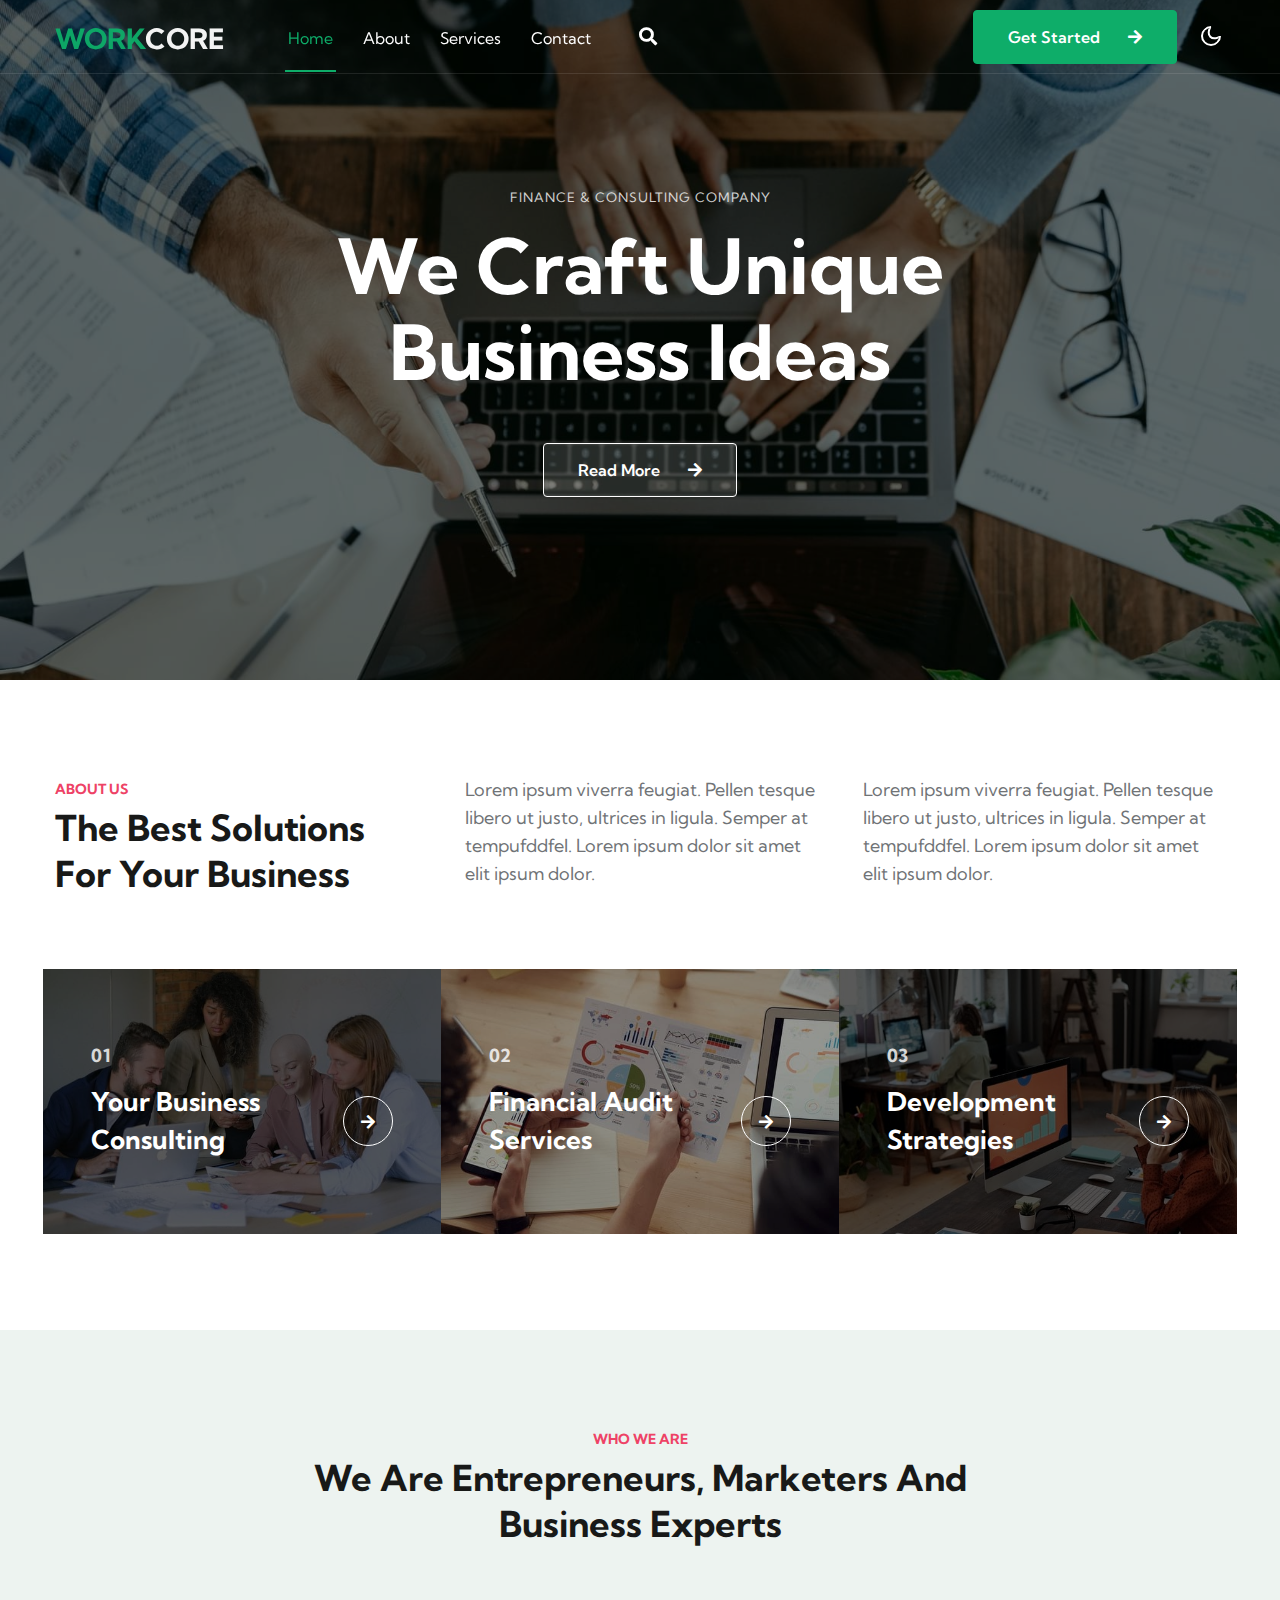
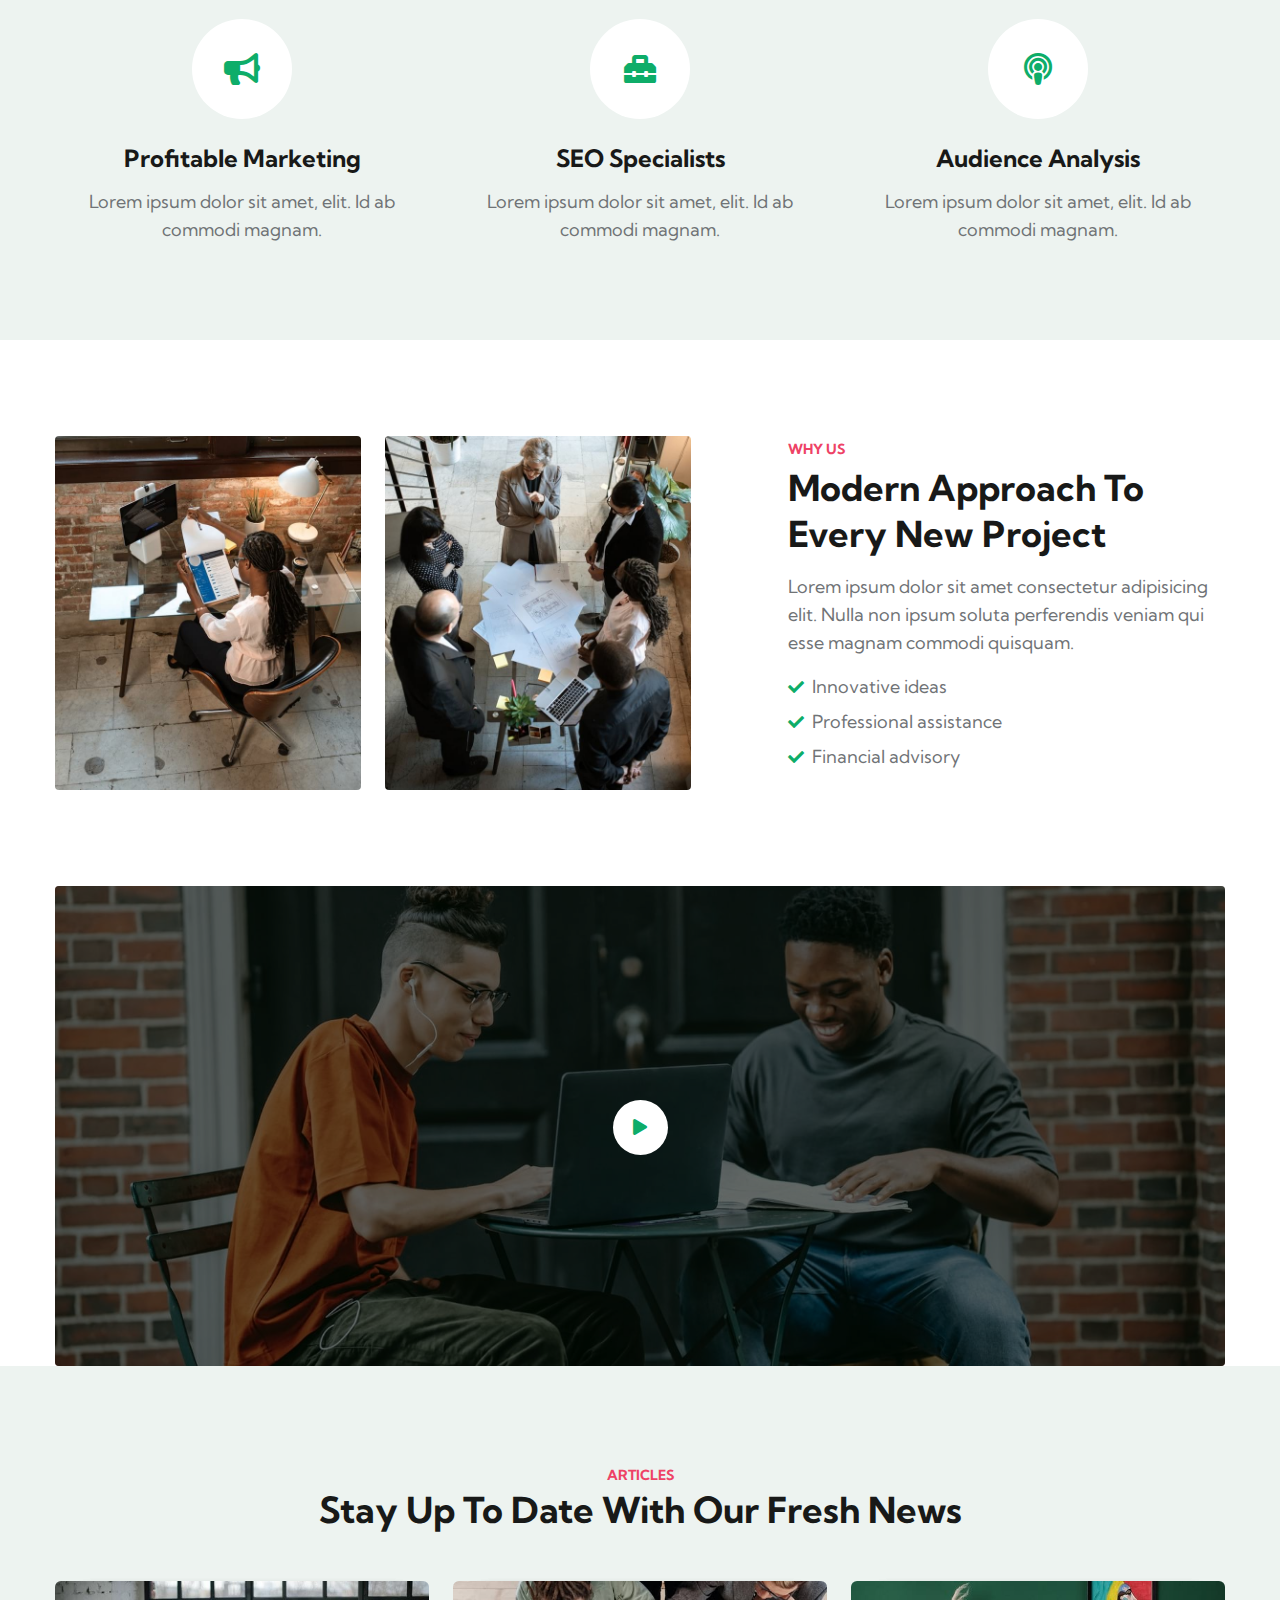
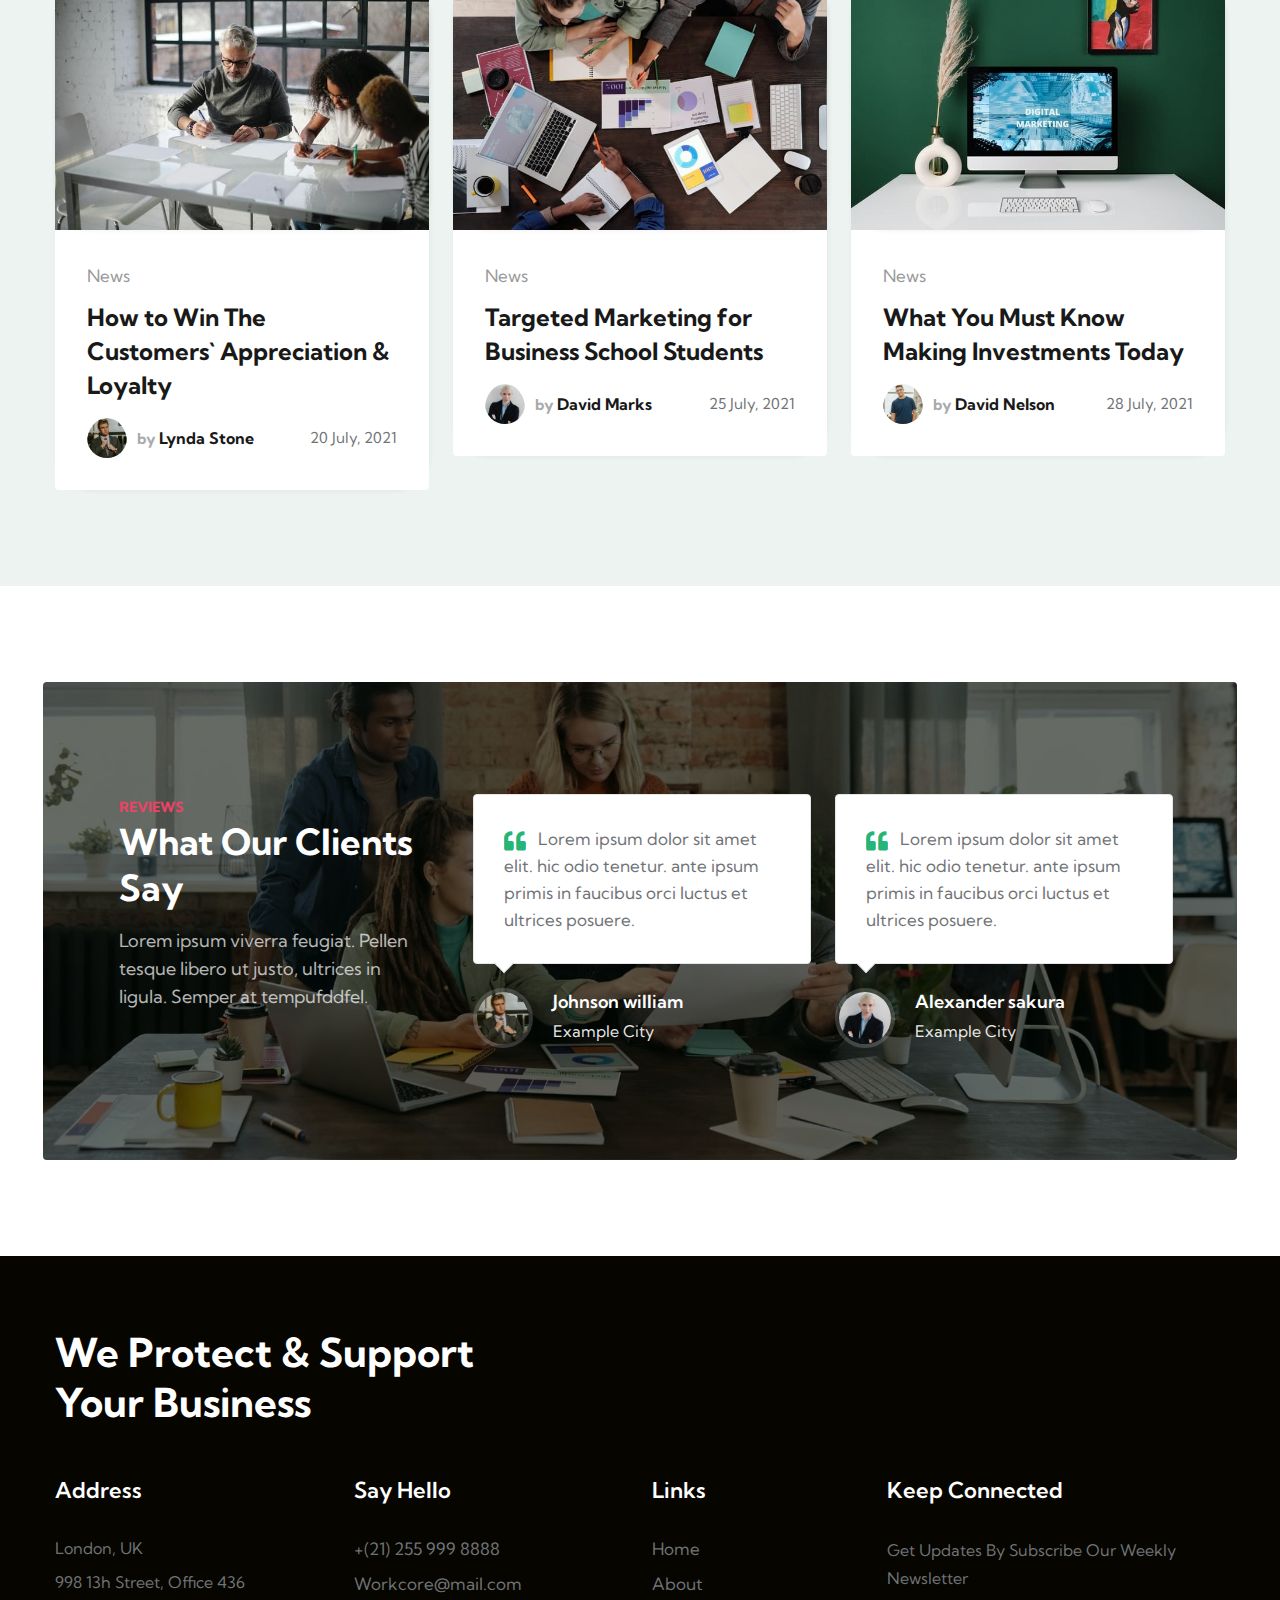
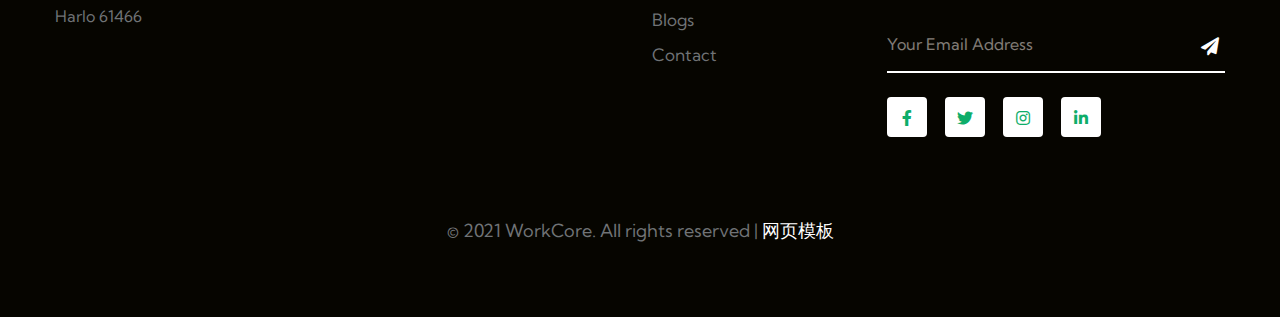
<file: index.html>
<!doctype html>
<html lang="en">

<head>
    <!-- Required meta tags -->
    <meta charset="utf-8">
    <meta name="viewport" content="width=device-width, initial-scale=1, shrink-to-fit=no">
    <title>WorkCore - Business Category Bootstrap Responsive Template | Home</title>
    <!-- google fonts -->
    <link href="//fonts.googleapis.com/css2?family=Kumbh+Sans:wght@300;400;700&display=swap" rel="stylesheet">
    <!-- Template CSS -->
    <link rel="stylesheet" href="assets/css/style-starter.css">
</head>

<body>
    <!--/Header-->
    <header id="site-header" class="fixed-top">
        <div class="container">
            <nav class="navbar navbar-expand-lg navbar-light stroke py-lg-0">
                <h1><a class="navbar-brand pe-xl-5 pe-lg-4" href="index.html">
                        <span class="w3yellow">Work</span>Core
                    </a></h1>
                <button class="navbar-toggler collapsed" type="button" data-bs-toggle="collapse" data-bs-target="#navbarScroll" aria-controls="navbarScroll" aria-expanded="false" aria-label="Toggle navigation">
                    <span class="navbar-toggler-icon fa icon-expand fa-bars"></span>
                    <span class="navbar-toggler-icon fa icon-close fa-times"></span>
                </button>
                <div class="collapse navbar-collapse" id="navbarScroll">
                    <ul class="navbar-nav me-lg-auto my-2 my-lg-0 navbar-nav-scroll">
                        <li class="nav-item">
                            <a class="nav-link active" aria-current="page" href="index.html">Home</a>
                        </li>
                        <li class="nav-item">
                            <a class="nav-link" href="about.html">About</a>
                        </li>
                        <li class="nav-item">
                            <a class="nav-link" href="services.html">Services</a>
                        </li>
                        
                        <li class="nav-item">
                            <a class="nav-link" href="contact.html">Contact</a>
                        </li>
                        <li class="nav-item search-right">
                            <a href="#search" class="btn search-btn" title="search"><span class="fas fa-search me-2" aria-hidden="true"></span></a>
                            <!-- search popup -->
                            <div id="search" class="pop-overlay">
                                <div class="popup">
                                    <h3 class="title-w3l two mb-4 text-left">Search Here</h3>
                                    <form action="#" method="GET" class="search-box d-flex position-relative">
                                        <input type="search" placeholder="Enter Keyword here" name="search" required="required" autofocus="">
                                        <button type="submit" class="btn"><span class="fas fa-search" aria-hidden="true"></span></button>
                                    </form>
                                </div>
                                <a class="close" href="#close">×</a>
                            </div>
                            <!-- /search popup -->
                        </li>
                    </ul>
                    <!--/search-right-->
                    <ul class="header-search me-lg-4">
                        <li class="get-btn">
                            <a href="contact.html" class="btn btn-style btn-primary" title="search">Get Started <i class="fas fa-arrow-right ms-lg-4 ms-2"></i></a>
                        </li>

                    </ul>
                    <!--//search-right-->
                </div>
                <!-- toggle switch for light and dark theme -->
                <div class="mobile-position">
                    <nav class="navigation">
                        <div class="theme-switch-wrapper">
                            <label class="theme-switch" for="checkbox">
                                <input type="checkbox" id="checkbox">
                                <div class="mode-container">
                                    <i class="gg-sun"></i>
                                    <i class="gg-moon"></i>
                                </div>
                            </label>
                        </div>
                    </nav>
                </div>
                <!-- //toggle switch for light and dark theme -->
            </nav>
        </div>
    </header>
    <!--//Header-->
    <!--/Banner-Start-->
    <!--/main-slider -->
    <section class="w3l-main-slider banner-slider position-relative" id="home">
        <div class="owl-one owl-carousel owl-theme">
            <div class="item">
                <div class="slider-info banner-view banner-top1">
                    <div class="container">
                        <div class="banner-info header-hero-19">
                            <h5>Finance & Consulting Company</h5>
                            <h3 class="title-hero-19">We Craft Unique Business Ideas</h3>
                            <a href="about.html" class="btn btn-style btn-banner mt-sm-5 mt-4">Read More <i class="fas fa-arrow-right ms-lg-4 ms-2"></i></a>
                        </div>
                    </div>
                </div>
            </div>
           
        </div>
    </section>
    <!-- //main-slider -->
    <!--/bottom-3-grids-->
    <div class="w3l-3-grids py-5" id="grids-3">
        <div class="container py-md-5 py-2">
            <!--/row-1-->
            <div class="row mb-5 pb-lg-4">
                <div class="col-lg-4 pe-lg-4">
                    <div class="title-content text-left">
                        <h6 class="title-subw3hny mb-1">About Us</h6>
                        <h3 class="title-w3l">The best solutions for your business </h3>
                    </div>
                </div>
                <div class="col-lg-4 mt-lg-0 mt-md-5 mt-4 ps-lg-4">
                    <p class="">Lorem ipsum viverra feugiat. Pellen tesque libero ut justo,
                        ultrices in ligula. Semper at tempufddfel. Lorem ipsum dolor sit amet
                        elit ipsum dolor.</p>
                </div>
                <div class="col-lg-4 mt-lg-0 mt-md-5 mt-4 ps-lg-4">
                    <p class="">Lorem ipsum viverra feugiat. Pellen tesque libero ut justo,
                        ultrices in ligula. Semper at tempufddfel. Lorem ipsum dolor sit amet
                        elit ipsum dolor.</p>
                </div>
            </div>
            <!--//row-1-->
            <div class="row pt-md-0 pt-5">
                <div class="col-lg-4 col-md-6 mt-md-0 mt-sm-4 px-lg-0">
                    <div class="grids3-info position-relative">
                        <a href="#" class="d-block zoom"><img src="assets/images/g1.jpg" alt="" class="img-fluid news-image"></a>
                        <div class="w3-grids3-info">
                            <h6><a href="#category" class="category d-block">01</a></h6>
                            <h4 class="gdnhy-1"><a href="#">Your Business Consulting</a>
                                <a class="w3item-link" href="#">
                                    <i class="fas fa-arrow-right ms-lg-4"></i>
                                </a>
                            </h4>
                        </div>
                    </div>
                </div>
                <div class="col-lg-4 col-md-6 mt-md-0 mt-4 px-lg-0 grids3-info2">
                    <div class="grids3-info second position-relative">
                        <a href="#" class="d-block zoom"><img src="assets/images/g2.jpg" alt="" class="img-fluid news-image"></a>
                        <div class="w3-grids3-info second">
                            <h6><a href="#category" class="category d-block">02</a></h6>
                            <h4 class="gdnhy-1"><a href="#">Financial Audit Services</a>
                                <a class="w3item-link" href="#">
                                    <i class="fas fa-arrow-right ms-lg-4"></i>
                                </a>
                            </h4>

                        </div>
                    </div>
                </div>
                <div class="col-lg-4 col-md-6 mt-lg-0 mt-4 px-lg-0">
                    <div class="grids3-info position-relative">
                        <a href="#" class="d-block zoom"><img src="assets/images/g6.jpg" alt="" class="img-fluid news-image"></a>
                        <div class="w3-grids3-info">
                            <h6><a href="#category" class="category d-block">03</a></h6>

                            <h4 class="gdnhy-1"><a href="#">Development Strategies</a>
                                <a class="w3item-link" href="#">
                                    <i class="fas fa-arrow-right ms-lg-4"></i>
                                </a>
                            </h4>
                        </div>
                    </div>
                </div>
            </div>
        </div>
    </div>
    <!--//bottom-3-grids-->
    <!--/features-section -->
    <section class="w3l-features py-5" id="work">
        <div class="container py-lg-5 py-md-4 py-2">
            <div class="title-content text-center mb-md-5 mb-4">
                <h6 class="title-subw3hny mb-1">Who We Are</h6>
                <h3 class="title-w3l mb-5">We are entrepreneurs, marketers
                    and business experts</h3>
            </div>
            <div class="main-cont-wthree-2 align-items-center text-center pt-lg-4">
                <div class="row align-items-center">
                    <div class="col-lg-4 col-md-6">
                        <div class="grids-1 box-wrap">
                            <div class="icon">
                                <i class="fas fa-bullhorn"></i>
                            </div>
                            <h4><a href="#service" class="title-head mb-3">Profitable Marketing</a></h4>
                            <p class="text-para">Lorem ipsum dolor sit amet, elit. Id ab commodi magnam. </p>
                        </div>
                    </div>
                    <div class="col-lg-4 col-md-6 mt-md-0 mt-5">
                        <div class="grids-1 box-wrap">
                            <div class="icon">
                                <i class="fas fa-toolbox"></i>
                            </div>
                            <h4><a href="#service" class="title-head mb-3">SEO Specialists</a></h4>
                            <p class="text-para">Lorem ipsum dolor sit amet, elit. Id ab commodi magnam. </p>
                        </div>
                    </div>
                    <div class="col-lg-4 col-md-6 mt-lg-0 mt-5">
                        <div class="grids-1 box-wrap">
                            <div class="icon">
                                <i class="fas fa-podcast"></i>
                            </div>
                            <h4><a href="#service" class="title-head mb-3">Audience Analysis</a></h4>
                            <p class="text-para">Lorem ipsum dolor sit amet, elit. Id ab commodi magnam. </p>
                        </div>
                    </div>
                </div>
            </div>
        </div>
    </section>
    <!--//features section -->
    <!--/w3l-midslider-->
    <section class="w3l-midslider py-5" id="midslider">
        <!-- /grids -->
        <div class="container py-md-5">
            <div class="row">
                <div class="col-lg-7 stats_info-images pe-lg-5">
                    <div class="stats_info-images-right row">
                        <div class="col-6 mid-slider-content">
                            <img src="assets/images/ab1.jpg" class="img-fluid radius-image" alt="">
                        </div>
                        <div class="col-6 mid-slider-content">
                            <img src="assets/images/ab2.jpg" class="img-fluid radius-image" alt="">
                        </div>
                    </div>
                </div>
                <div class="col-lg-5 title-content text-left ps-lg-5 mt-lg-0 mt-5">
                    <h6 class="title-subw3hny mb-1">Why Us</h6>
                    <h3 class="title-w3l mb-3">
                        Modern Approach to Every New Project</h3>
                    <p class="mb-3">Lorem ipsum dolor sit amet consectetur adipisicing elit. Nulla non ipsum soluta
                        perferendis
                        veniam qui esse magnam commodi quisquam.</p>
                    <ul class="icon-list-items mt-3">
                        <li class="icon-list-item">
                            <i aria-hidden="true" class="fas fa-check"></i>
                            Innovative ideas
                        </li>
                        <li class="icon-list-item mt-2">
                            <i aria-hidden="true" class="fas fa-check"></i>
                            Professional assistance
                        </li>
                        <li class="icon-list-item mt-2">
                            <i aria-hidden="true" class="fas fa-check"></i>
                            Financial advisory
                        </li>
                    </ul>
                </div>
                <!--/grids -->
            </div>
            <!--/grids -->
        </div>
    </section>
    <!--//w3l-midslider-->
    <!--/home-page-video-popup-->
    <section class="w3l-video-sec" id="video">
        <div class="container">
            <div class="w3l-index5 py-5" id="video">
                <div class="history-info align-self text-center py-5 my-lg-5">
                    <div class="position-relative py-5 my-lg-5">
                        <a href="#video" class="popup-with-zoom-anim play-view text-center position-absolute">
                            <span class="video-play-icon">
                                <span class="fa fa-play"></span>
                            </span>
                        </a>
                        <!-- dialog itself, mfp-hide class is required to make dialog hidden --
                        <div id="small-dialog1" class="zoom-anim-dialog mfp-hide">
                            <iframe src="https://player.vimeo.com/video/124801644" frameborder="0" allow="autoplay; fullscreen" allowfullscreen></iframe>
                        </div>
						 <!-- dialog itself, mfp-hide class is required to make dialog hidden -->
                    </div>
                </div>
            </div>
        </div>
    </section>
    <!-- //home-page-video-popup-->
    <!--/w3l-blog-->
    <section class="w3l-blog">
        <div class="bloghome py-5" id="Newsblog">
            <div class="container py-lg-5 py-md-4 py-2">
                <div class="w3title-header text-center">
                    <h6 class="title-subw3hny">Articles</h6>
                    <h3 class="title-w3l mb-5">Stay up to date with
                        our fresh news</h3>
                </div>
                <div class="row w3l-blogpost-content">
                    <div class="col-lg-4 col-md-6 item mt-md-0 mt-5">
                        <div class="card">
                            <div class="card-header p-0 position-relative">
                                <a href="#blog-single" class="zoom d-block">
                                    <img class="card-img-bottom d-block" src="assets/images/g3.jpg" alt="blog-img">
                                </a>
                            </div>
                            <div class="card-body blog-details">
                                <div class="price-review d-flex justify-content-between mb-1 align-items-center">
                                    <p>News</p>
                                </div>
                                <a href="#blog-single" class="blog-desc">
                                    How to Win The Customers` Appreciation & Loyalty</a>
                            </div>
                            <div class="card-footer">
                                <div class="author align-items-center">
                                    <a href="#author" class="post-author">
                                        <img src="assets/images/team1.jpg" alt="" class="img-fluid rounded-circle">
                                    </a>
                                    <ul class="blog-meta">
                                        <li>
                                            <span class="meta-value">by</span><a href="#author"> Lynda Stone</a>
                                        </li>
                                    </ul>
                                    <div class="date">
                                        <p>20 July, 2021</p>
                                    </div>
                                </div>
                            </div>
                        </div>
                    </div>
                    <div class="col-lg-4 col-md-6 item mt-md-0 mt-5">
                        <div class="card">
                            <div class="card-header p-0 position-relative">
                                <a href="#blog-single" class="zoom d-block">
                                    <img class="card-img-bottom d-block" src="assets/images/g5.jpg" alt="blog-img">
                                </a>
                            </div>
                            <div class="card-body blog-details">
                                <div class="price-review d-flex justify-content-between mb-1 align-items-center">
                                    <p>News</p>
                                </div>
                                <a href="#blog-single" class="blog-desc">
                                    Targeted Marketing for Business School Students</a>
                            </div>
                            <div class="card-footer">
                                <div class="author align-items-center">
                                    <a href="#author" class="post-author">
                                        <img src="assets/images/team2.jpg" alt="" class="img-fluid rounded-circle">
                                    </a>
                                    <ul class="blog-meta">
                                        <li>
                                            <span class="meta-value">by</span><a href="#author"> David Marks</a>
                                        </li>
                                    </ul>
                                    <div class="date">
                                        <p>25 July, 2021</p>
                                    </div>
                                </div>
                            </div>
                        </div>
                    </div>
                    <div class="col-lg-4 col-md-6 item mt-lg-0 mt-5">
                        <div class="card">
                            <div class="card-header p-0 position-relative">
                                <a href="#blog-single" class="zoom d-block">
                                    <img class="card-img-bottom d-block" src="assets/images/g4.jpg" alt="Card image cap">
                                </a>
                            </div>
                            <div class="card-body blog-details">
                                <div class="price-review d-flex justify-content-between mb-1 align-items-center">
                                    <p>News</p>
                                </div>
                                <a href="#blog-single" class="blog-desc">
                                    What You Must Know Making Investments Today</a>
                            </div>
                            <div class="card-footer">
                                <div class="author align-items-center">
                                    <a href="#author" class="post-author">
                                        <img src="assets/images/team3.jpg" alt="" class="img-fluid rounded-circle">
                                    </a>
                                    <ul class="blog-meta">
                                        <li>
                                            <span class="meta-value">by</span><a href="#author"> David Nelson</a>
                                        </li>
                                    </ul>
                                    <div class="date">
                                        <p>28 July, 2021</p>
                                    </div>
                                </div>
                            </div>
                        </div>
                    </div>
                </div>
            </div>
        </div>
    </section>
    <!--//w3l-blog-->
    <!-- testimonials section -->
    <section class="w3l-clients w3l-test py-5" id="testimonials">
        <div class="container py-lg-5 py-md-4 pt-2 pb-5">
            <div class="row w3test-grids p-5">
                <div class="col-lg-4 testimonials-con-left-info py-sm-5 pt-0 py-3">
                    <div class="title-content text-left p-xl-3">
                        <h6 class="title-subw3hny">Reviews</h6>
                        <h3 class="title-w3l two">What Our Clients Say</h3>
                        <p class="test-p mt-3">Lorem ipsum viverra feugiat. Pellen tesque libero ut justo,
                            ultrices in ligula. Semper at tempufddfel.
                        </p>
                    </div>
                </div>
                <div class="col-lg-8 testimonials-con-right mt-lg-0 mt-3 p-xl-3 pb-4">
                    <div id="owl-demo2" class="owl-carousel owl-theme py-sm-5 pt-0 py-3 row">
                        <div class="col-md-6 item">
                            <div class="testimonial-content">
                                <div class="testimonial">

                                    <p><i class="fas fa-quote-left me-2"></i> Lorem ipsum dolor sit amet elit. hic odio tenetur. ante ipsum primis in
                                        faucibus orci luctus et ultrices posuere.</p>
                                </div>
                                <div class="bottom-info mt-4">
                                    <a class="comment-img" href="#url"><img src="assets/images/team1.jpg" class="img-fluid radius-image" alt="placeholder image"></a>
                                    <div class="people-info align-self">
                                        <h3>Johnson william</h3>
                                        <p class="identity">Example City</p>
                                    </div>
                                </div>
                            </div>
                        </div>
                          <div class="col-md-6 item">
                            <div class="testimonial-content">
                                <div class="testimonial">
                                    <p><i class="fas fa-quote-left me-2"></i> Lorem ipsum dolor sit amet elit. hic odio tenetur. ante ipsum primis in
                                        faucibus orci luctus et ultrices posuere.</p>
                                </div>
                                <div class="bottom-info mt-4">
                                    <a class="comment-img" href="#url"><img src="assets/images/team2.jpg" class="img-fluid radius-image" alt="placeholder image"></a>
                                    <div class="people-info align-self">
                                        <h3>Alexander sakura</h3>
                                        <p class="identity">Example City</p>
                                    </div>
                                </div>
                            </div>
                        </div>
                    </div>
                </div>
            </div>
        </div>
    </section>
    <!-- //testimonials section -->
    <!--/w3l-footer-29-main-->
    <footer class="w3l-footer-29-main">
        <div class="footer-29 py-5">
            <div class="container py-lg-4">
                <h2>We protect & support<br>
                    your business</h2>
                <div class="row footer-top-29 mt-md-5 mt-4">
                    <div class="col-lg-3 col-md-6 footer-list-29 footer-1">
                        <h6 class="footer-title-29">Address</h6>
                        <div class="footer-listw3-grids">
                            <ul class="footer-listw3">
                                <li>London, UK</li>
                                <li>998 13h Street, Office 436</li>
                                <li>Harlo 61466</li>
                            </ul>

                        </div>

                    </div>
                    <div class="col-lg-3 col-md-6 footer-list-29 footer-3 mt-lg-0 mt-5 pe-lg-5">
                        <h6 class="footer-title-29">Say hello</h6>
                        <div class="footer-listw3-grids">
                            <ul class="footer-listw3">
                                <li><a href="tel:+(21) 255 999 8888">+(21) 255 999 8888</a></li>
                                <li><a href="mailto:Workcore@mail.com" class="mail">Workcore@mail.com</a></li>

                            </ul>

                        </div>
                    </div>
                    <div class="col-lg-2 col-md-6 footer-list-29 footer-3 mt-lg-0 mt-5 pe-lg-5">
                        <h6 class="footer-title-29">Links</h6>
                        <div class="footer-listw3-grids">
                            <ul class="footer-listw3">
                                <li><a href="index.html">Home</a></li>
                                <li><a href="about.html">About</a></li>
                                <li><a href="#">Blogs</a></li>
                                <li><a href="contact.html">Contact</a></li>
                            </ul>
                        </div>
                    </div>
                    <div class="col-lg-4 col-md-6 footer-list-29 footer-4 mt-lg-0 mt-5 ps-lg-5">
                        <h6 class="footer-title-29">Keep Connected</h6>
                        <p>Get Updates By Subscribe Our Weekly Newsletter</p>

                        <form action="#" class="subscribe" method="post">
                            <input type="email" name="email" placeholder="Your Email Address" required="">
                            <button><span class="fas fa-paper-plane"></span></button>
                        </form>
                        <div class="main-social-footer-29 mt-4">
                            <a href="#facebook" class="facebook"><span class="fab fa-facebook-f"></span></a>
                            <a href="#twitter" class="twitter"><span class="fab fa-twitter"></span></a>
                            <a href="#instagram" class="instagram"><span class="fab fa-instagram"></span></a>

                            <a href="#linkd" class="linkd"><span class="fab fa-linkedin-in"></span></a>
                        </div>
                    </div>
                </div>
                <div class="bottom-copies text-center">
                    <p class="copy-footer-29">© 2021 WorkCore. All rights reserved | <a target="_blank" href="http://www.mobanwang.com" title="网页模板">网页模板</a></p>
                </div>
            </div>
        </div>

        <!-- move top -->
        <button onclick="topFunction()" id="movetop" title="Go to top">
            <span class="fa fa-angle-up"></span>
        </button>
        <script>
            // When the user scrolls down 20px from the top of the document, show the button
            window.onscroll = function() {
                scrollFunction()
            };

            function scrollFunction() {
                if (document.body.scrollTop > 20 || document.documentElement.scrollTop > 20) {
                    document.getElementById("movetop").style.display = "block";
                } else {
                    document.getElementById("movetop").style.display = "none";
                }
            }

            // When the user clicks on the button, scroll to the top of the document
            function topFunction() {
                document.body.scrollTop = 0;
                document.documentElement.scrollTop = 0;
            }

        </script>
        <!-- //move top -->
    </footer>
    <!-- Template JavaScript -->
    <script src="assets/js/jquery-3.3.1.min.js"></script>
    <script src="assets/js/theme-change.js"></script>
   
    <!-- MENU-JS -->
    <script>
        $(window).on("scroll", function() {
            var scroll = $(window).scrollTop();

            if (scroll >= 80) {
                $("#site-header").addClass("nav-fixed");
            } else {
                $("#site-header").removeClass("nav-fixed");
            }
        });

        //Main navigation Active Class Add Remove
        $(".navbar-toggler").on("click", function() {
            $("header").toggleClass("active");
        });
        $(document).on("ready", function() {
            if ($(window).width() > 991) {
                $("header").removeClass("active");
            }
            $(window).on("resize", function() {
                if ($(window).width() > 991) {
                    $("header").removeClass("active");
                }
            });
        });

    </script>
    <!-- //MENU-JS -->

    <!-- disable body scroll which navbar is in active -->
    <script>
        $(function() {
            $('.navbar-toggler').click(function() {
                $('body').toggleClass('noscroll');
            })
        });

    </script>
    <!-- //disable body scroll which navbar is in active -->

    <!-- //bootstrap -->
    <script src="assets/js/bootstrap.min.js"></script>

</body>

</html>
</file>
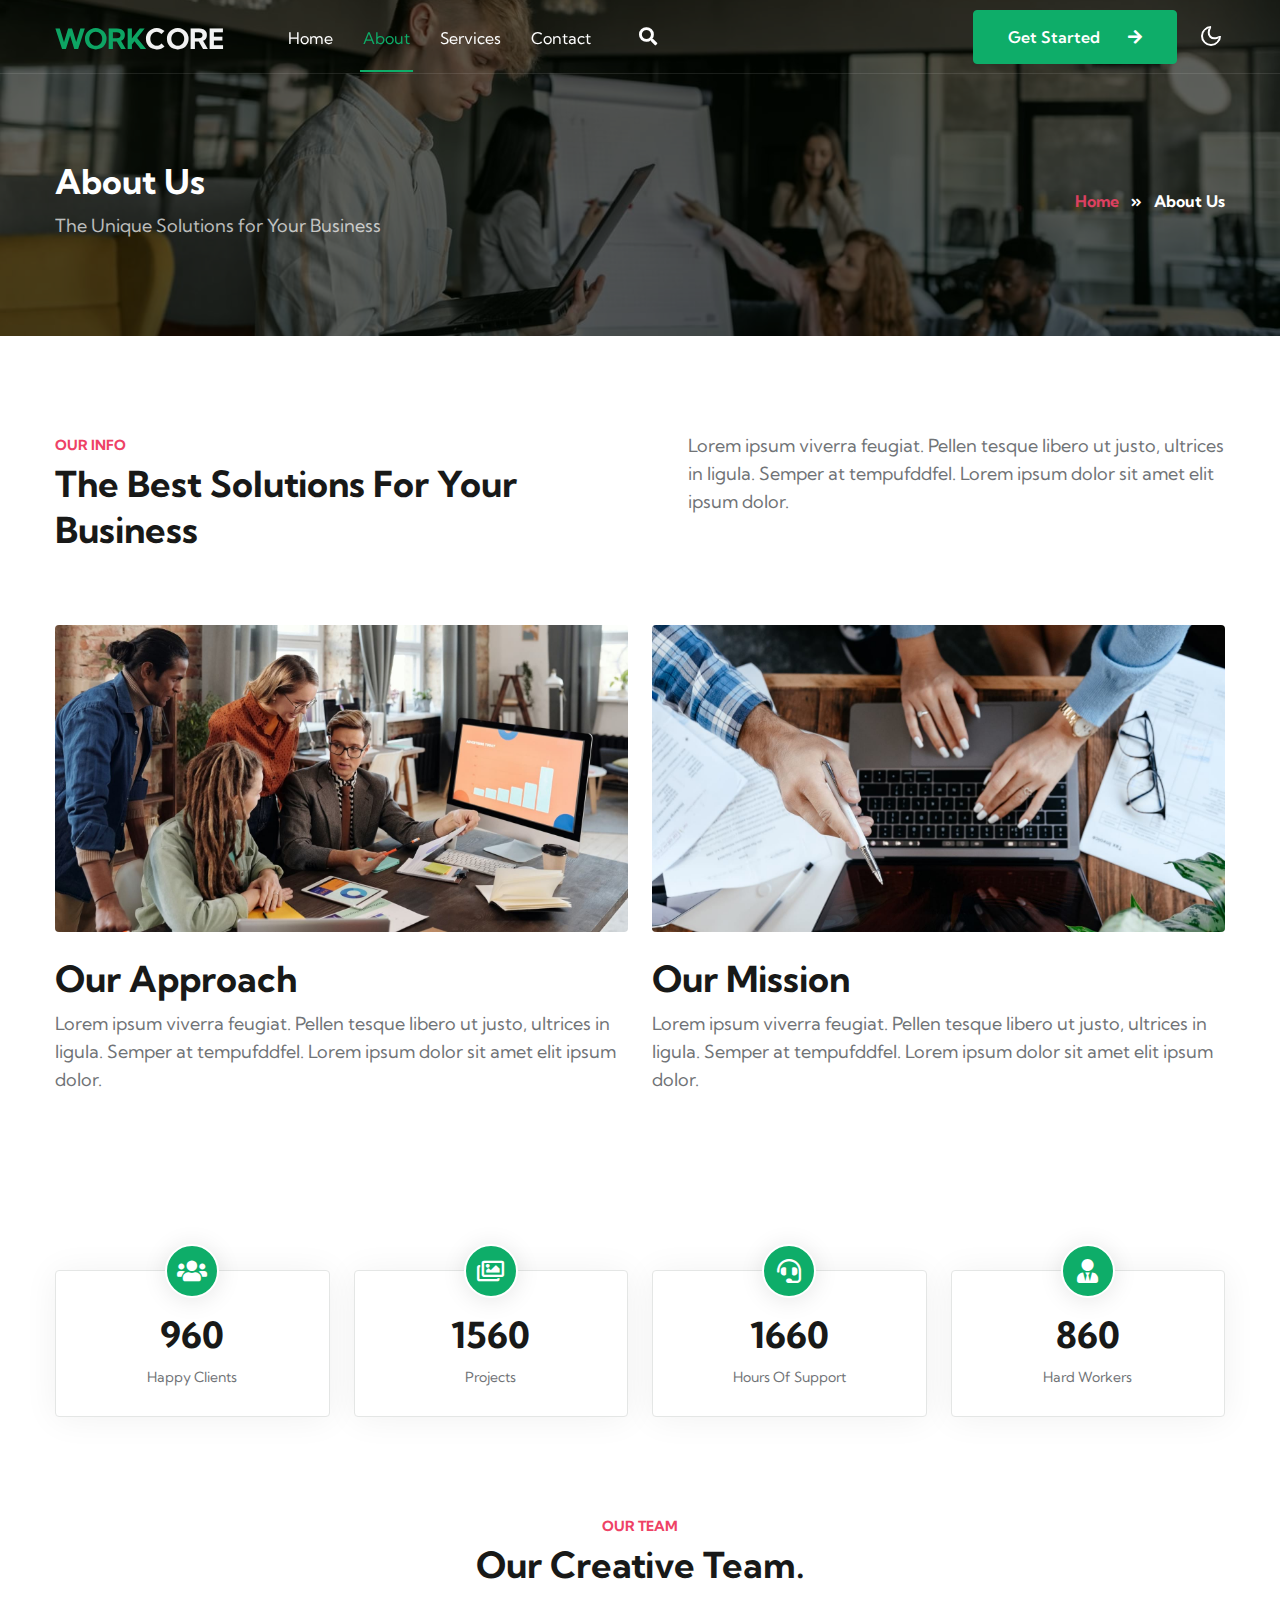
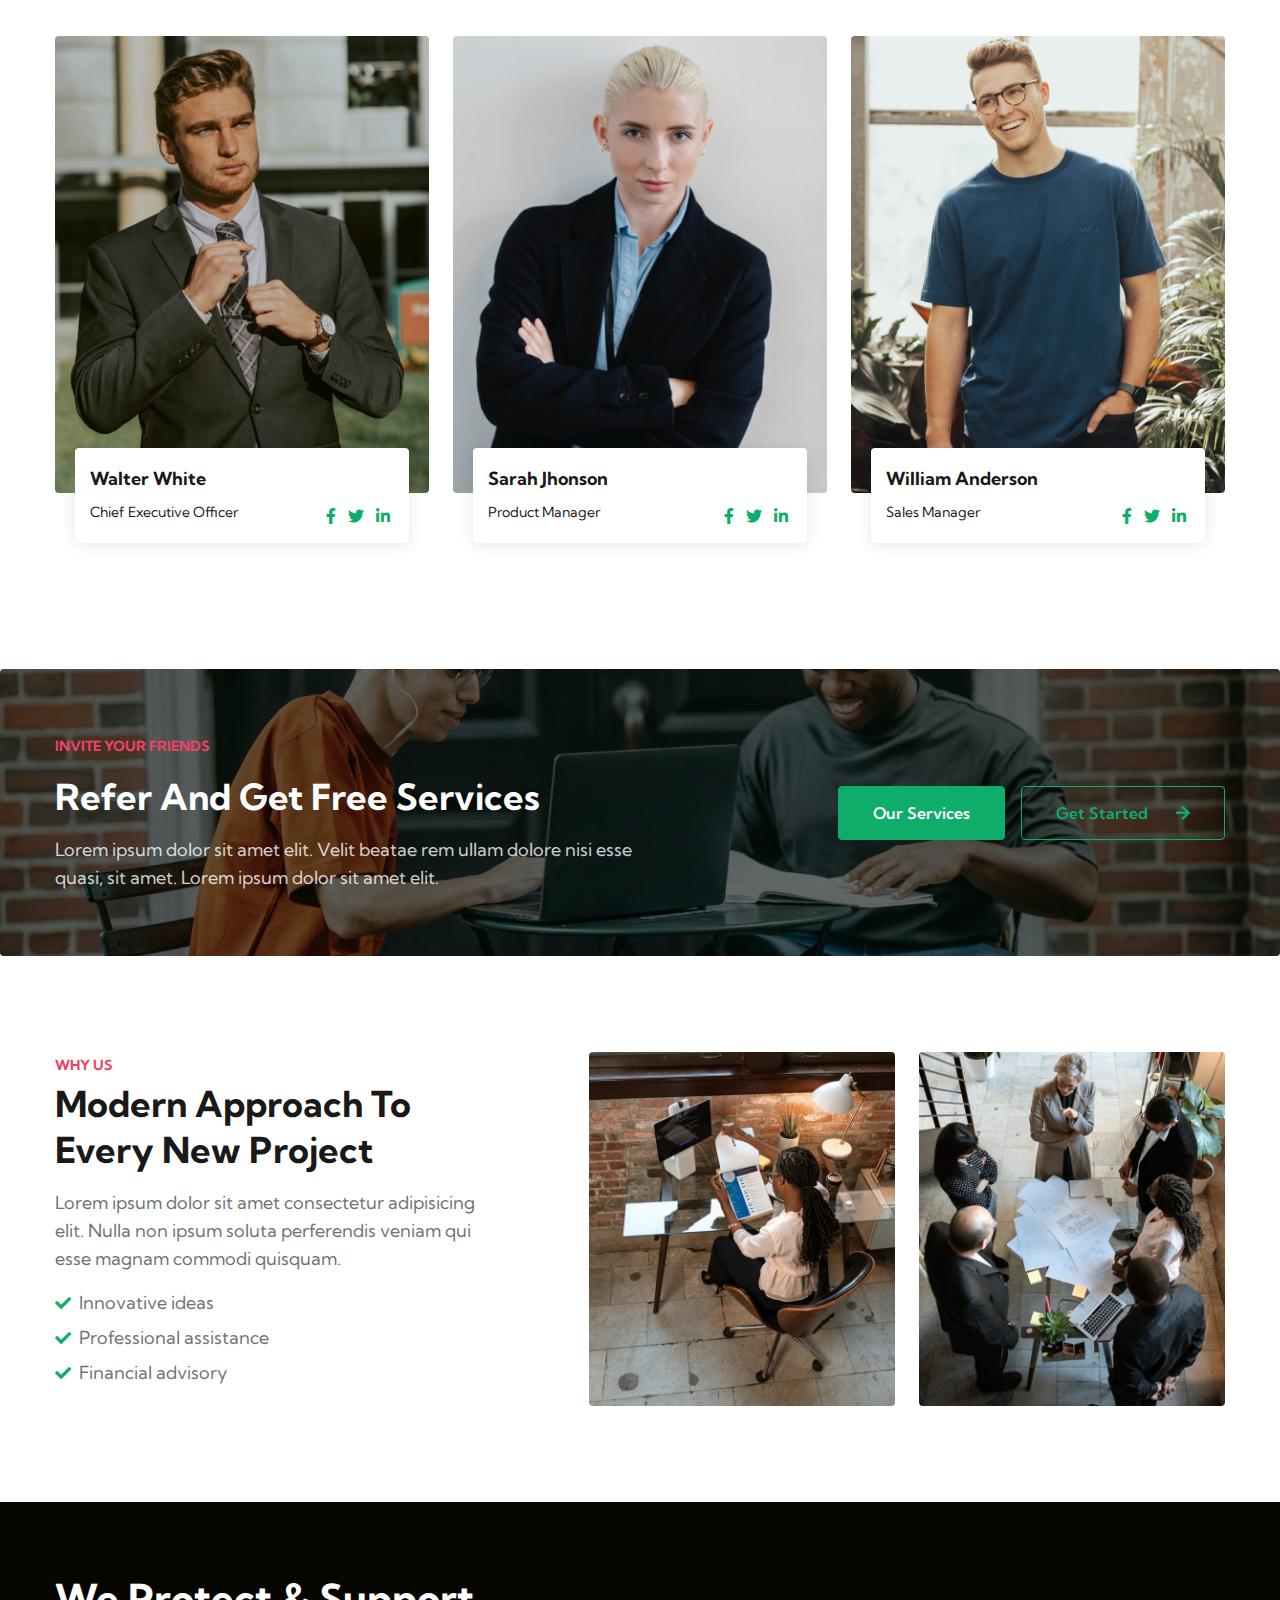
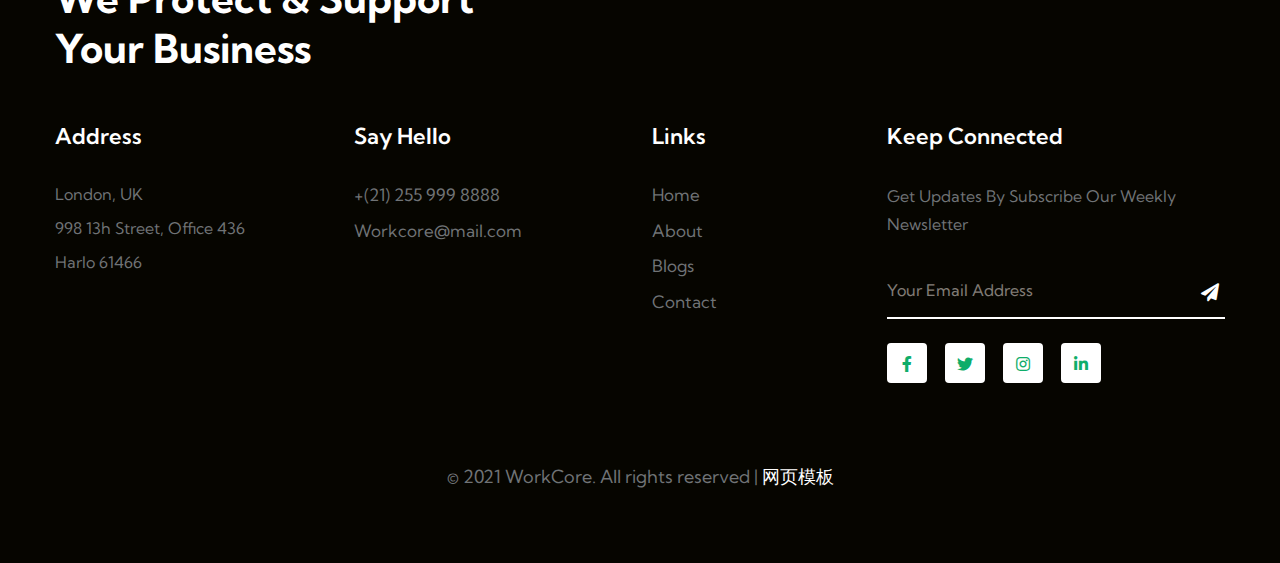
<file: about.html>
<!doctype html>
<html lang="en">

<head>
    <!-- Required meta tags -->
    <meta charset="utf-8">
    <meta name="viewport" content="width=device-width, initial-scale=1, shrink-to-fit=no">
    <title>WorkCore - Business Category Bootstrap Responsive Template | About</title>
    <!-- google fonts -->
    <link href="//fonts.googleapis.com/css2?family=Kumbh+Sans:wght@300;400;700&display=swap" rel="stylesheet">
    <!-- Template CSS -->
    <link rel="stylesheet" href="assets/css/style-starter.css">
</head>

<body>
    <!--/Header-->
    <header id="site-header" class="fixed-top">
        <div class="container">
            <nav class="navbar navbar-expand-lg navbar-light stroke py-lg-0">
                <h1><a class="navbar-brand pe-xl-5 pe-lg-4" href="index.html">
                        <span class="w3yellow">Work</span>Core
                    </a></h1>
                <button class="navbar-toggler collapsed" type="button" data-bs-toggle="collapse" data-bs-target="#navbarScroll" aria-controls="navbarScroll" aria-expanded="false" aria-label="Toggle navigation">
                    <span class="navbar-toggler-icon fa icon-expand fa-bars"></span>
                    <span class="navbar-toggler-icon fa icon-close fa-times"></span>
                </button>
                <div class="collapse navbar-collapse" id="navbarScroll">
                    <ul class="navbar-nav me-lg-auto my-2 my-lg-0 navbar-nav-scroll">
                        <li class="nav-item">
                            <a class="nav-link" aria-current="page" href="index.html">Home</a>
                        </li>
                        <li class="nav-item">
                            <a class="nav-link active" href="about.html">About</a>
                        </li>
                        <li class="nav-item">
                            <a class="nav-link" href="services.html">Services</a>
                        </li>
                        <li class="nav-item">
                            <a class="nav-link" href="contact.html">Contact</a>
                        </li>
                        <li class="nav-item search-right">
                            <a href="#search" class="btn search-btn" title="search"><span class="fas fa-search me-2" aria-hidden="true"></span></a>
                            <!-- search popup -->
                            <div id="search" class="pop-overlay">
                                <div class="popup">
                                    <h3 class="title-w3l two mb-4 text-left">Search Here</h3>
                                    <form action="#" method="GET" class="search-box d-flex position-relative">
                                        <input type="search" placeholder="Enter Keyword here" name="search" required="required" autofocus="">
                                        <button type="submit" class="btn"><span class="fas fa-search" aria-hidden="true"></span></button>
                                    </form>
                                </div>
                                <a class="close" href="#close">×</a>
                            </div>
                            <!-- /search popup -->
                        </li>
                    </ul>
                    <!--/search-right-->
                    <ul class="header-search me-lg-4">
                        <li class="get-btn">
                            <a href="contact.html" class="btn btn-style btn-primary" title="search">Get Started <i class="fas fa-arrow-right ms-lg-4 ms-2"></i></a>
                        </li>

                    </ul>
                    <!--//search-right-->
                </div>
                <!-- toggle switch for light and dark theme -->
                <div class="mobile-position">
                    <nav class="navigation">
                        <div class="theme-switch-wrapper">
                            <label class="theme-switch" for="checkbox">
                                <input type="checkbox" id="checkbox">
                                <div class="mode-container">
                                    <i class="gg-sun"></i>
                                    <i class="gg-moon"></i>
                                </div>
                            </label>
                        </div>
                    </nav>
                </div>
                <!-- //toggle switch for light and dark theme -->
            </nav>
        </div>
    </header>
    <!--//Header-->
    <!--/inner-page-->
    <div class="inner-banner py-5">
        <section class="w3l-breadcrumb text-left py-sm-5 ">
            <div class="container">
                <div class="w3breadcrumb-gids">
                    <div class="w3breadcrumb-left text-left">
                        <h2 class="inner-w3-title">
                            About Us </h2>
                        <p class="inner-page-para mt-2">
                            The Unique Solutions
                            for Your Business</p>
                    </div>
                    <div class="w3breadcrumb-right">
                        <ul class="breadcrumbs-custom-path">
                            <li><a href="index.html">Home</a></li>
                            <li class="active"><span class="fas fa-angle-double-right mx-2"></span> About Us</li>
                        </ul>
                    </div>
                </div>

            </div>
        </section>
    </div>
    <!--//inner-page-->
    <!--/bottom-3-grids-->
    <div class="w3l-3-grids py-5" id="grids-3">
        <div class="container py-md-5 py-2">
            <!--/row-1-->
            <div class="row mb-5 pb-lg-4">
                <div class="col-lg-6 pe-lg-4">
                    <div class="title-content text-left">
                        <h6 class="title-subw3hny mb-1">Our Info</h6>
                        <h3 class="title-w3l">The best solutions for your business </h3>
                    </div>
                </div>

                <div class="col-lg-6 mt-lg-0 mt-md-5 mt-4 ps-lg-5">
                    <p class="">Lorem ipsum viverra feugiat. Pellen tesque libero ut justo,
                        ultrices in ligula. Semper at tempufddfel. Lorem ipsum dolor sit amet
                        elit ipsum dolor.</p>
                </div>
            </div>
            <!--//row-1-->
            <div class="row pt-md-0 pt-5">
                <div class="col-md-6">
                    <div class="abw3-info">
                        <img src="assets/images/banner5.jpg" alt="" class="img-fluid radius-image">
                        <h3 class="title-w3l mt-4 mb-2">Our Approach</h3>
                        <p class="">Lorem ipsum viverra feugiat. Pellen tesque libero ut justo,
                            ultrices in ligula. Semper at tempufddfel. Lorem ipsum dolor sit amet
                            elit ipsum dolor.</p>
                    </div>
                </div>
                <div class="col-md-6 mt-md-0 mt-4">
                    <div class="abw3-info">
                        <img src="assets/images/banner1.jpg" alt="" class="img-fluid radius-image">
                        <h3 class="title-w3l mt-4 mb-2">Our Mission</h3>
                        <p class="">Lorem ipsum viverra feugiat. Pellen tesque libero ut justo,
                            ultrices in ligula. Semper at tempufddfel. Lorem ipsum dolor sit amet
                            elit ipsum dolor.</p>
                    </div>
                </div>

            </div>
        </div>
    </div>
    <!--//bottom-3-grids-->
    <!--/Counts-Section-->
    <section id="counts" class="w3lcounts">
        <div class="container">
            <div class="row">
                <div class="col-lg-3 col-md-6 w3stats_info counter_grid">
                    <div class="count-box">
                        <i class="fas fa-users"></i>
                        <p class="counter">960</p>
                        <p>Happy Clients</p>
                    </div>
                </div>

                <div class="col-lg-3 col-md-6 mt-5 mt-md-0 w3stats_info counter_grid">
                    <div class="count-box">
                        <i class="far fa-images"></i>
                        <p class="counter">1560</p>
                        <p>Projects</p>
                    </div>
                </div>

                <div class="col-lg-3 col-md-6 mt-5 mt-lg-0 w3stats_info counter_grid">
                    <div class="count-box">
                        <i class="fas fa-headset"></i>
                        <p class="counter">1660</p>
                        <p>Hours Of Support</p>
                    </div>
                </div>

                <div class="col-lg-3 col-md-6 mt-5 mt-lg-0 w3stats_info counter_grid">
                    <div class="count-box">
                        <i class="fas fa-user-tie"></i>
                        <p class="counter">860</p>
                        <p>Hard Workers</p>
                    </div>
                </div>

            </div>

        </div>
    </section>
    <!--//Counts-Section-->
    <!--/team-->
    <section id="team" class="w3lteam py-5">
        <div class="container py-md-5">
            <div class="title-content text-center">
                <h6 class="title-subw3hny mb-1">Our Team</h6>
                <h3 class="title-w3l mb-5">Our Creative Team.</h3>
            </div>
            <div class="row">
                <div class="col-lg-4 col-md-6">
                    <div class="member">
                        <div class="pic"><img src="assets/images/team1.jpg" class="img-fluid radius-image" alt=""></div>
                        <div class="member-info">
                            <h4>Walter White</h4>
                            <span>Chief Executive Officer</span>
                            <div class="social">
                                <a href="#facebook" class="facebook"><span class="fab fa-facebook-f"></span></a>
                                <a href="#twitter" class="twitter"><span class="fab fa-twitter"></span></a>


                                <a href="#linkd" class="linkd"><span class="fab fa-linkedin-in"></span></a>
                            </div>
                        </div>
                    </div>
                </div>

                <div class="col-lg-4 col-md-6">
                    <div class="member">
                        <div class="pic"><img src="assets/images/team2.jpg" class="img-fluid radius-image" alt=""></div>
                        <div class="member-info">
                            <h4>Sarah Jhonson</h4>
                            <span>Product Manager</span>
                            <div class="social">
                                <a href="#facebook" class="facebook"><span class="fab fa-facebook-f"></span></a>
                                <a href="#twitter" class="twitter"><span class="fab fa-twitter"></span></a>


                                <a href="#linkd" class="linkd"><span class="fab fa-linkedin-in"></span></a>
                            </div>
                        </div>
                    </div>
                </div>

                <div class="col-lg-4 col-md-6">
                    <div class="member">
                        <div class="pic"><img src="assets/images/team3.jpg" class="img-fluid radius-image" alt=""></div>
                        <div class="member-info">
                            <h4>William Anderson</h4>
                            <span>Sales Manager</span>
                            <div class="social">
                                <a href="#facebook" class="facebook"><span class="fab fa-facebook-f"></span></a>
                                <a href="#twitter" class="twitter"><span class="fab fa-twitter"></span></a>

                                <a href="#linkd" class="linkd"><span class="fab fa-linkedin-in"></span></a>
                            </div>
                        </div>
                    </div>
                </div>

            </div>

        </div>
    </section><!-- End Team Section -->
    <!--/w3l-project-->
    <section class="w3l-index5 py-5">
        <div class="container py-md-3">
            <div class="w3l-project-in">
                <div class="row">
                    <div class="col-lg-7">
                        <div class="bottom-info">
                            <div class="header-section pe-lg-5">
                                <h5 class="title-subw3hny mb-3">Invite Your Friends</h5>
                                <h3 class="title-w3l two mb-3">Refer and Get Free Services
                                </h3>
                                <p>Lorem ipsum dolor sit amet elit. Velit beatae rem ullam dolore nisi esse quasi, sit
                                    amet. Lorem ipsum
                                    dolor sit amet elit.</p>
                            </div>
                        </div>
                    </div>
                    <div class="col-lg-5 align-self mt-lg-0 mt-sm-5 mt-4">
                        <div class="w3l-buttons d-sm-flex justify-content-end">
                            <a href="services.html" class="btn btn-style btn-primary">Our Services</a>
                            <a href="contact.html" class="btn btn-style transparant-btn ms-sm-3">Get Started <i class="fas fa-arrow-right ms-lg-4 ms-2"></i> </a>
                        </div>
                    </div>
                </div>
            </div>
        </div>
    </section>
    <!--//w3l-project-->
    <!--/w3l-midslider-->
    <section class="w3l-midslider py-5" id="midslider">
        <!-- /grids -->
        <div class="container py-md-5">
            <div class="row">
                <div class="col-lg-5 title-content text-left pe-lg-5 mb-lg-0 mb-5">
                    <h6 class="title-subw3hny mb-1">Why Us</h6>
                    <h3 class="title-w3l mb-3">
                        Modern Approach to Every New Project</h3>
                    <p class="mb-3">Lorem ipsum dolor sit amet consectetur adipisicing elit. Nulla non ipsum soluta
                        perferendis
                        veniam qui esse magnam commodi quisquam.</p>
                    <ul class="icon-list-items mt-3">
                        <li class="icon-list-item">
                            <i aria-hidden="true" class="fas fa-check"></i>
                            Innovative ideas
                        </li>
                        <li class="icon-list-item mt-2">
                            <i aria-hidden="true" class="fas fa-check"></i>
                            Professional assistance
                        </li>
                        <li class="icon-list-item mt-2">
                            <i aria-hidden="true" class="fas fa-check"></i>
                            Financial advisory

                        </li>

                    </ul>

                </div>
                <!-- /grids -->
                <div class="col-lg-7 stats_info-images ps-lg-5">
                    <div class="stats_info-images-right row">
                        <div class="col-6 mid-slider-content">
                            <img src="assets/images/ab1.jpg" class="img-fluid radius-image" alt="">
                        </div>
                        <div class="col-6 mid-slider-content">
                            <img src="assets/images/ab2.jpg" class="img-fluid radius-image" alt="">
                        </div>
                    </div>
                </div>

            </div>
            <!-- /grids -->
        </div>
    </section>
    <!--//w3l-midslider-->



    <!--/w3l-footer-29-main-->
    <footer class="w3l-footer-29-main">
        <div class="footer-29 py-5">
            <div class="container py-lg-4">
                <h2>We protect & support<br>
                    your business</h2>
                <div class="row footer-top-29 mt-md-5 mt-4">
                    <div class="col-lg-3 col-md-6 footer-list-29 footer-1">
                        <h6 class="footer-title-29">Address</h6>
                        <div class="footer-listw3-grids">
                            <ul class="footer-listw3">
                                <li>London, UK</li>
                                <li>998 13h Street, Office 436</li>
                                <li>Harlo 61466</li>
                            </ul>

                        </div>

                    </div>
                    <div class="col-lg-3 col-md-6 footer-list-29 footer-3 mt-lg-0 mt-5 pe-lg-5">
                        <h6 class="footer-title-29">Say hello</h6>
                        <div class="footer-listw3-grids">
                            <ul class="footer-listw3">
                                <li><a href="tel:+(21) 255 999 8888">+(21) 255 999 8888</a></li>
                                <li><a href="mailto:Workcore@mail.com" class="mail">Workcore@mail.com</a></li>

                            </ul>

                        </div>
                    </div>
                    <div class="col-lg-2 col-md-6 footer-list-29 footer-3 mt-lg-0 mt-5 pe-lg-5">
                        <h6 class="footer-title-29">Links</h6>
                        <div class="footer-listw3-grids">
                            <ul class="footer-listw3">
                                <li><a href="index.html">Home</a></li>
                                <li><a href="about.html">About</a></li>
                                <li><a href="#">Blogs</a></li>
                                <li><a href="contact.html">Contact</a></li>
                            </ul>
                        </div>
                    </div>
                    <div class="col-lg-4 col-md-6 footer-list-29 footer-4 mt-lg-0 mt-5 ps-lg-5">
                        <h6 class="footer-title-29">Keep Connected</h6>
                        <p>Get Updates By Subscribe Our Weekly Newsletter</p>

                        <form action="#" class="subscribe" method="post">
                            <input type="email" name="email" placeholder="Your Email Address" required="">
                            <button><span class="fas fa-paper-plane"></span></button>
                        </form>
                        <div class="main-social-footer-29 mt-4">
                            <a href="#facebook" class="facebook"><span class="fab fa-facebook-f"></span></a>
                            <a href="#twitter" class="twitter"><span class="fab fa-twitter"></span></a>
                            <a href="#instagram" class="instagram"><span class="fab fa-instagram"></span></a>

                            <a href="#linkd" class="linkd"><span class="fab fa-linkedin-in"></span></a>
                        </div>
                    </div>
                </div>
                <div class="bottom-copies text-center">
                    <p class="copy-footer-29">© 2021 WorkCore. All rights reserved | <a target="_blank" href="http://www.mobanwang.com" title="网页模板">网页模板</a></p>
                </div>
            </div>
        </div>

        <!-- move top -->
        <button onclick="topFunction()" id="movetop" title="Go to top">
            <span class="fa fa-angle-up"></span>
        </button>
        <script>
            // When the user scrolls down 20px from the top of the document, show the button
            window.onscroll = function() {
                scrollFunction()
            };

            function scrollFunction() {
                if (document.body.scrollTop > 20 || document.documentElement.scrollTop > 20) {
                    document.getElementById("movetop").style.display = "block";
                } else {
                    document.getElementById("movetop").style.display = "none";
                }
            }

            // When the user clicks on the button, scroll to the top of the document
            function topFunction() {
                document.body.scrollTop = 0;
                document.documentElement.scrollTop = 0;
            }

        </script>
        <!-- //move top -->
    </footer>
    <!-- Template JavaScript -->
    <script src="assets/js/jquery-3.3.1.min.js"></script>
    <script src="assets/js/theme-change.js"></script>

    <!-- MENU-JS -->
    <script>
        $(window).on("scroll", function() {
            var scroll = $(window).scrollTop();

            if (scroll >= 80) {
                $("#site-header").addClass("nav-fixed");
            } else {
                $("#site-header").removeClass("nav-fixed");
            }
        });

        //Main navigation Active Class Add Remove
        $(".navbar-toggler").on("click", function() {
            $("header").toggleClass("active");
        });
        $(document).on("ready", function() {
            if ($(window).width() > 991) {
                $("header").removeClass("active");
            }
            $(window).on("resize", function() {
                if ($(window).width() > 991) {
                    $("header").removeClass("active");
                }
            });
        });

    </script>
    <!-- //MENU-JS -->

    <!-- disable body scroll which navbar is in active -->
    <script>
        $(function() {
            $('.navbar-toggler').click(function() {
                $('body').toggleClass('noscroll');
            })
        });

    </script>
    <!-- //disable body scroll which navbar is in active -->

    <!-- //bootstrap -->
    <script src="assets/js/bootstrap.min.js"></script>

</body>

</html>
</file>
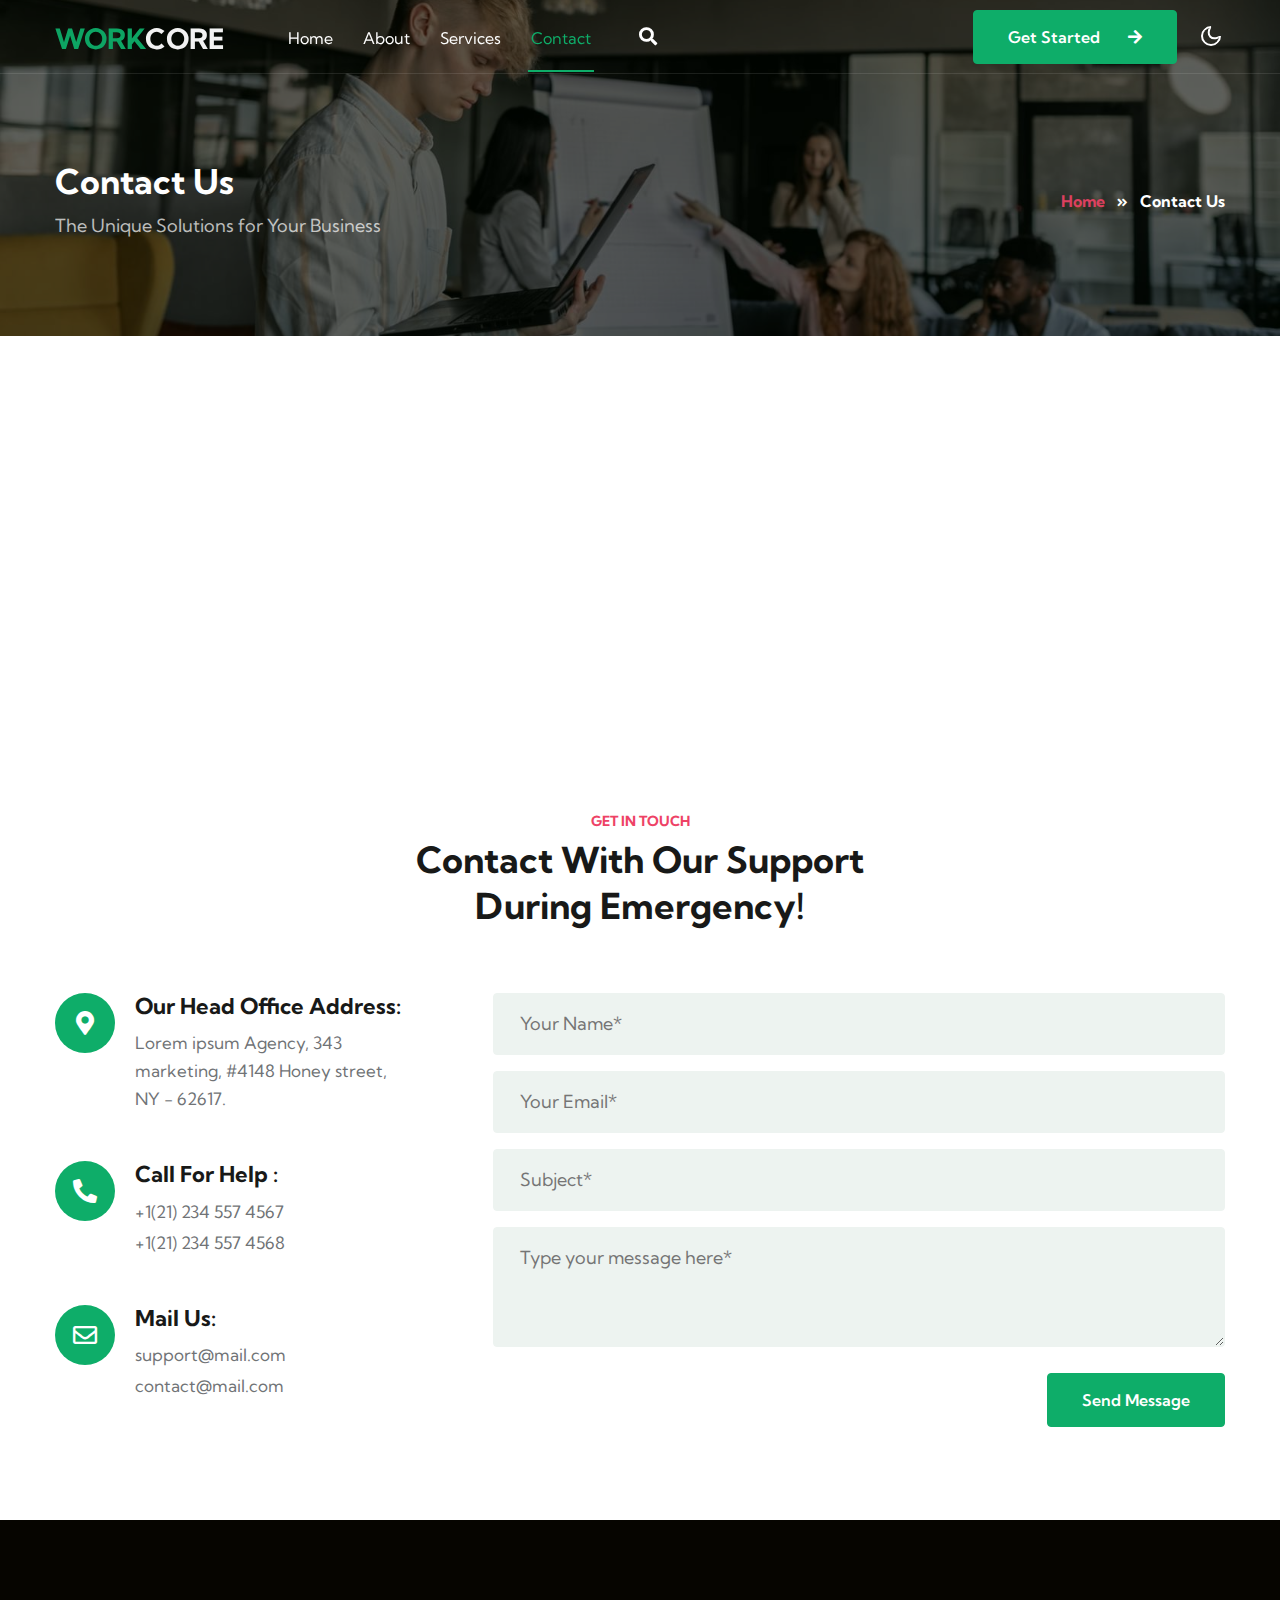
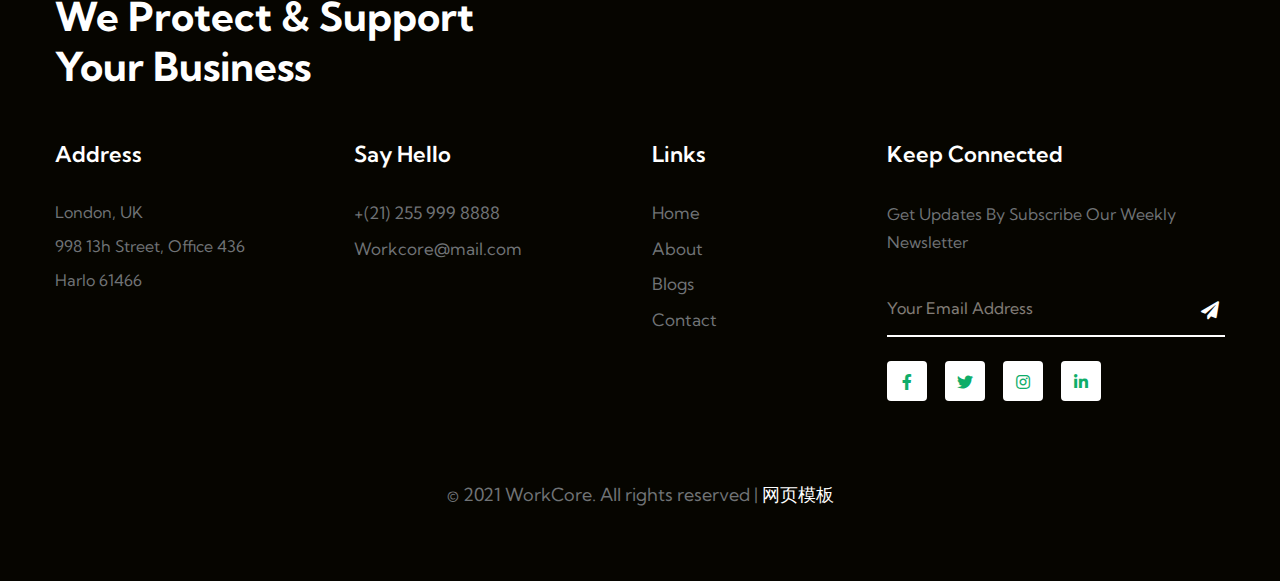
<file: contact.html>
<!doctype html>
<html lang="en">

<head>
    <!-- Required meta tags -->
    <meta charset="utf-8">
    <meta name="viewport" content="width=device-width, initial-scale=1, shrink-to-fit=no">
    <title>WorkCore - Business Category Bootstrap Responsive Template | Contact</title>
    <!-- google fonts -->
    <link href="//fonts.googleapis.com/css2?family=Kumbh+Sans:wght@300;400;700&display=swap" rel="stylesheet">
    <!-- Template CSS -->
    <link rel="stylesheet" href="assets/css/style-starter.css">
</head>
<body>
    <!--/Header-->
    <header id="site-header" class="fixed-top">
        <div class="container">
            <nav class="navbar navbar-expand-lg navbar-light stroke py-lg-0">
                <h1><a class="navbar-brand pe-xl-5 pe-lg-4" href="index.html">
                        <span class="w3yellow">Work</span>Core
                    </a></h1>
                <button class="navbar-toggler collapsed" type="button" data-bs-toggle="collapse" data-bs-target="#navbarScroll" aria-controls="navbarScroll" aria-expanded="false" aria-label="Toggle navigation">
                    <span class="navbar-toggler-icon fa icon-expand fa-bars"></span>
                    <span class="navbar-toggler-icon fa icon-close fa-times"></span>
                </button>
                <div class="collapse navbar-collapse" id="navbarScroll">
                    <ul class="navbar-nav me-lg-auto my-2 my-lg-0 navbar-nav-scroll">
                        <li class="nav-item">
                            <a class="nav-link" aria-current="page" href="index.html">Home</a>
                        </li>
                        <li class="nav-item">
                            <a class="nav-link" href="about.html">About</a>
                        </li>
                        <li class="nav-item">
                            <a class="nav-link" href="services.html">Services</a>
                        </li>
                        <li class="nav-item">
                            <a class="nav-link active" href="contact.html">Contact</a>
                        </li>
                        <li class="nav-item search-right">
                            <a href="#search" class="btn search-btn" title="search"><span class="fas fa-search me-2" aria-hidden="true"></span></a>
                            <!-- search popup -->
                            <div id="search" class="pop-overlay">
                                <div class="popup">
                                    <h3 class="title-w3l two mb-4 text-left">Search Here</h3>
                                    <form action="#" method="GET" class="search-box d-flex position-relative">
                                        <input type="search" placeholder="Enter Keyword here" name="search" required="required" autofocus="">
                                        <button type="submit" class="btn"><span class="fas fa-search" aria-hidden="true"></span></button>
                                    </form>
                                </div>
                                <a class="close" href="#close">×</a>
                            </div>
                            <!-- /search popup -->
                        </li>
                    </ul>
                    <!--/search-right-->
                    <ul class="header-search me-lg-4">
                        <li class="get-btn">
                            <a href="contact.html" class="btn btn-style btn-primary" title="search">Get Started <i class="fas fa-arrow-right ms-lg-4 ms-2"></i></a>
                        </li>

                    </ul>
                    <!--//search-right-->
                </div>
                <!-- toggle switch for light and dark theme -->
                <div class="mobile-position">
                    <nav class="navigation">
                        <div class="theme-switch-wrapper">
                            <label class="theme-switch" for="checkbox">
                                <input type="checkbox" id="checkbox">
                                <div class="mode-container">
                                    <i class="gg-sun"></i>
                                    <i class="gg-moon"></i>
                                </div>
                            </label>
                        </div>
                    </nav>
                </div>
                <!-- //toggle switch for light and dark theme -->
            </nav>
        </div>
    </header>
    <!--//Header-->
    <!--/inner-page-->
    <div class="inner-banner py-5">
        <section class="w3l-breadcrumb text-left py-sm-5 ">
            <div class="container">
                <div class="w3breadcrumb-gids">
                    <div class="w3breadcrumb-left text-left">
                        <h2 class="inner-w3-title">
                            Contact Us </h2>
                        <p class="inner-page-para mt-2">
                            The Unique Solutions
                            for Your Business</p>
                    </div>
                    <div class="w3breadcrumb-right">
                        <ul class="breadcrumbs-custom-path">
                            <li><a href="index.html">Home</a></li>
                            <li class="active"><span class="fas fa-angle-double-right mx-2"></span> Contact Us</li>
                        </ul>
                    </div>
                </div>

            </div>
        </section>
    </div>
    <!--//inner-page-->
    <div class="map-iframe">
        <iframe src="https://www.google.com/maps/embed?pb=!1m18!1m12!1m3!1d317718.69319292053!2d-0.3817765050863085!3d51.528307984912544!2m3!1f0!2f0!3f0!3m2!1i1024!2i768!4f13.1!3m3!1m2!1s0x47d8a00baf21de75%3A0x52963a5addd52a99!2sLondon%2C+UK!5e0!3m2!1sen!2spl!4v1562654563739!5m2!1sen!2spl" width="100%" height="400" frameborder="0" style="border: 0px;" allowfullscreen=""></iframe>
    </div>
    <!-- /contacts -->
    <!-- contact-form 2 -->
    <section class="w3l-contact-2 py-5" id="contact">
        <div class="container py-lg-4 py-md-3 py-2">
            <div class="title-content text-center">
                <h6 class="title-subw3hny mb-1">Get in touch</h6>
                <h3 class="title-w3l mb-5">Contact with our support <br>
                    during emergency!</h3>
            </div>

            <div class="contact-grids d-grid mt-5 pt-lg-3">
                <div class="contact-left">
                    <div class="cont-details">
                        <div class="cont-top margin-up">
                            <div class="cont-left text-center">
                                <span class="fas fa-map-marker-alt"></span>
                            </div>
                            <div class="cont-right">
                                <h6>Our head office address:</h6>
                                <p>Lorem ipsum Agency, 343 marketing, #4148 Honey street, NY - 62617.</p>
                            </div>
                        </div>
                        <div class="cont-top margin-up">
                            <div class="cont-left text-center">
                                <span class="fas fa-phone-alt"></span>
                            </div>
                            <div class="cont-right">
                                <h6>Call for help :</h6>
                                <p><a href="tel:+1(21) 234 4567">+1(21) 234 557 4567</a></p>
                                <p><a href="tel:+1(21) 234 4567">+1(21) 234 557 4568</a></p>
                            </div>
                        </div>
                        <div class="cont-top margin-up">
                            <div class="cont-left text-center">
                                <span class="far fa-envelope"></span>
                            </div>
                            <div class="cont-right">
                                <h6>
                                    Mail us:</h6>
                                <p><a href="mailto:support@mail.com" class="mail">support@mail.com</a></p>
                                <p><a href="mailto:contact@mail.com" class="mail">contact@mail.com</a></p>
                            </div>
                        </div>
                    </div>
                </div>
                <div class="contact-right">
                    <form action="#" method="post" class="signin-form">
                        <div class="input-grids">
                            <input type="text" name="w3lName" id="w3lName" placeholder="Your Name*" class="contact-input" required="" />
                            <input type="email" name="w3lSender" id="w3lSender" placeholder="Your Email*" class="contact-input" required="" />
                            <input type="text" name="w3lSubect" id="w3lSubect" placeholder="Subject*" class="contact-input" required="" />
                        </div>
                        <div class="form-input">
                            <textarea name="w3lMessage" id="w3lMessage" placeholder="Type your message here*" required=""></textarea>
                        </div>
                        <div class="submit-w3l-button text-lg-right">
                            <button class="btn btn-style btn-primary">Send Message</button>
                        </div>
                    </form>
                </div>
            </div>
        </div>
    </section>
    <!-- /contact-form-2 -->
    <!-- //contacts -->
    <!--/w3l-footer-29-main-->
    <footer class="w3l-footer-29-main">
        <div class="footer-29 py-5">
            <div class="container py-lg-4">
                <h2>We protect & support<br>
                    your business</h2>
                <div class="row footer-top-29 mt-md-5 mt-4">
                    <div class="col-lg-3 col-md-6 footer-list-29 footer-1">
                        <h6 class="footer-title-29">Address</h6>
                        <div class="footer-listw3-grids">
                            <ul class="footer-listw3">
                                <li>London, UK</li>
                                <li>998 13h Street, Office 436</li>
                                <li>Harlo 61466</li>
                            </ul>

                        </div>

                    </div>
                    <div class="col-lg-3 col-md-6 footer-list-29 footer-3 mt-lg-0 mt-5 pe-lg-5">
                        <h6 class="footer-title-29">Say hello</h6>
                        <div class="footer-listw3-grids">
                            <ul class="footer-listw3">
                                <li><a href="tel:+(21) 255 999 8888">+(21) 255 999 8888</a></li>
                                <li><a href="mailto:Workcore@mail.com" class="mail">Workcore@mail.com</a></li>

                            </ul>

                        </div>
                    </div>
                    <div class="col-lg-2 col-md-6 footer-list-29 footer-3 mt-lg-0 mt-5 pe-lg-5">
                        <h6 class="footer-title-29">Links</h6>
                        <div class="footer-listw3-grids">
                            <ul class="footer-listw3">
                                <li><a href="index.html">Home</a></li>
                                <li><a href="about.html">About</a></li>
                                <li><a href="#">Blogs</a></li>
                                <li><a href="contact.html">Contact</a></li>
                            </ul>
                        </div>
                    </div>
                    <div class="col-lg-4 col-md-6 footer-list-29 footer-4 mt-lg-0 mt-5 ps-lg-5">
                        <h6 class="footer-title-29">Keep Connected</h6>
                        <p>Get Updates By Subscribe Our Weekly Newsletter</p>

                        <form action="#" class="subscribe" method="post">
                            <input type="email" name="email" placeholder="Your Email Address" required="">
                            <button><span class="fas fa-paper-plane"></span></button>
                        </form>
                        <div class="main-social-footer-29 mt-4">
                            <a href="#facebook" class="facebook"><span class="fab fa-facebook-f"></span></a>
                            <a href="#twitter" class="twitter"><span class="fab fa-twitter"></span></a>
                            <a href="#instagram" class="instagram"><span class="fab fa-instagram"></span></a>

                            <a href="#linkd" class="linkd"><span class="fab fa-linkedin-in"></span></a>
                        </div>
                    </div>
                </div>
                <div class="bottom-copies text-center">
                    <p class="copy-footer-29">© 2021 WorkCore. All rights reserved | <a target="_blank" href="http://www.mobanwang.com" title="网页模板">网页模板</a></p>
                </div>
            </div>
        </div>

        <!-- move top -->
        <button onclick="topFunction()" id="movetop" title="Go to top">
            <span class="fa fa-angle-up"></span>
        </button>
        <script>
            // When the user scrolls down 20px from the top of the document, show the button
            window.onscroll = function() {
                scrollFunction()
            };

            function scrollFunction() {
                if (document.body.scrollTop > 20 || document.documentElement.scrollTop > 20) {
                    document.getElementById("movetop").style.display = "block";
                } else {
                    document.getElementById("movetop").style.display = "none";
                }
            }

            // When the user clicks on the button, scroll to the top of the document
            function topFunction() {
                document.body.scrollTop = 0;
                document.documentElement.scrollTop = 0;
            }

        </script>
        <!-- //move top -->
    </footer>
    <!-- Template JavaScript -->
    <script src="assets/js/jquery-3.3.1.min.js"></script>
    <script src="assets/js/theme-change.js"></script>
    <!-- MENU-JS -->
    <script>
        $(window).on("scroll", function() {
            var scroll = $(window).scrollTop();

            if (scroll >= 80) {
                $("#site-header").addClass("nav-fixed");
            } else {
                $("#site-header").removeClass("nav-fixed");
            }
        });

        //Main navigation Active Class Add Remove
        $(".navbar-toggler").on("click", function() {
            $("header").toggleClass("active");
        });
        $(document).on("ready", function() {
            if ($(window).width() > 991) {
                $("header").removeClass("active");
            }
            $(window).on("resize", function() {
                if ($(window).width() > 991) {
                    $("header").removeClass("active");
                }
            });
        });

    </script>
    <!-- //MENU-JS -->

    <!-- disable body scroll which navbar is in active -->
    <script>
        $(function() {
            $('.navbar-toggler').click(function() {
                $('body').toggleClass('noscroll');
            })
        });

    </script>
    <!-- //disable body scroll which navbar is in active -->

    <!-- //bootstrap -->
    <script src="assets/js/bootstrap.min.js"></script>

</body>

</html>
</file>
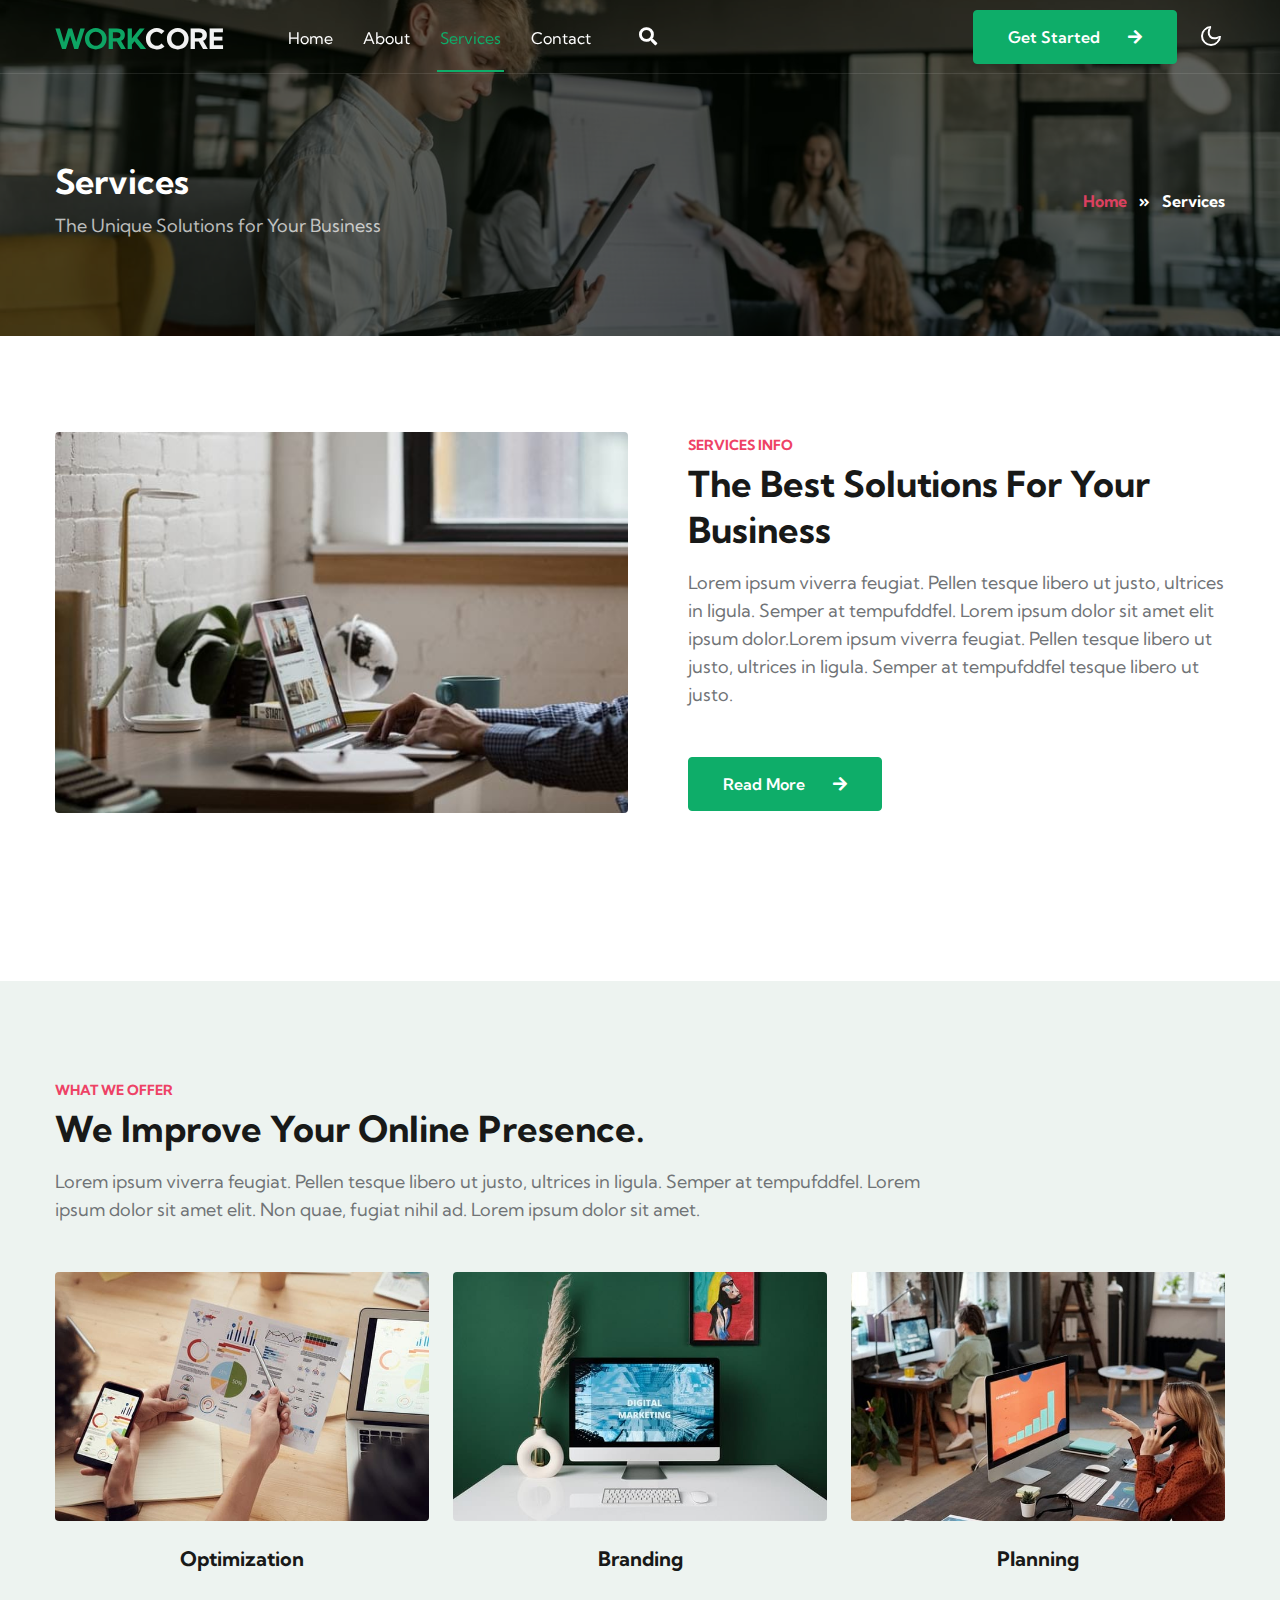
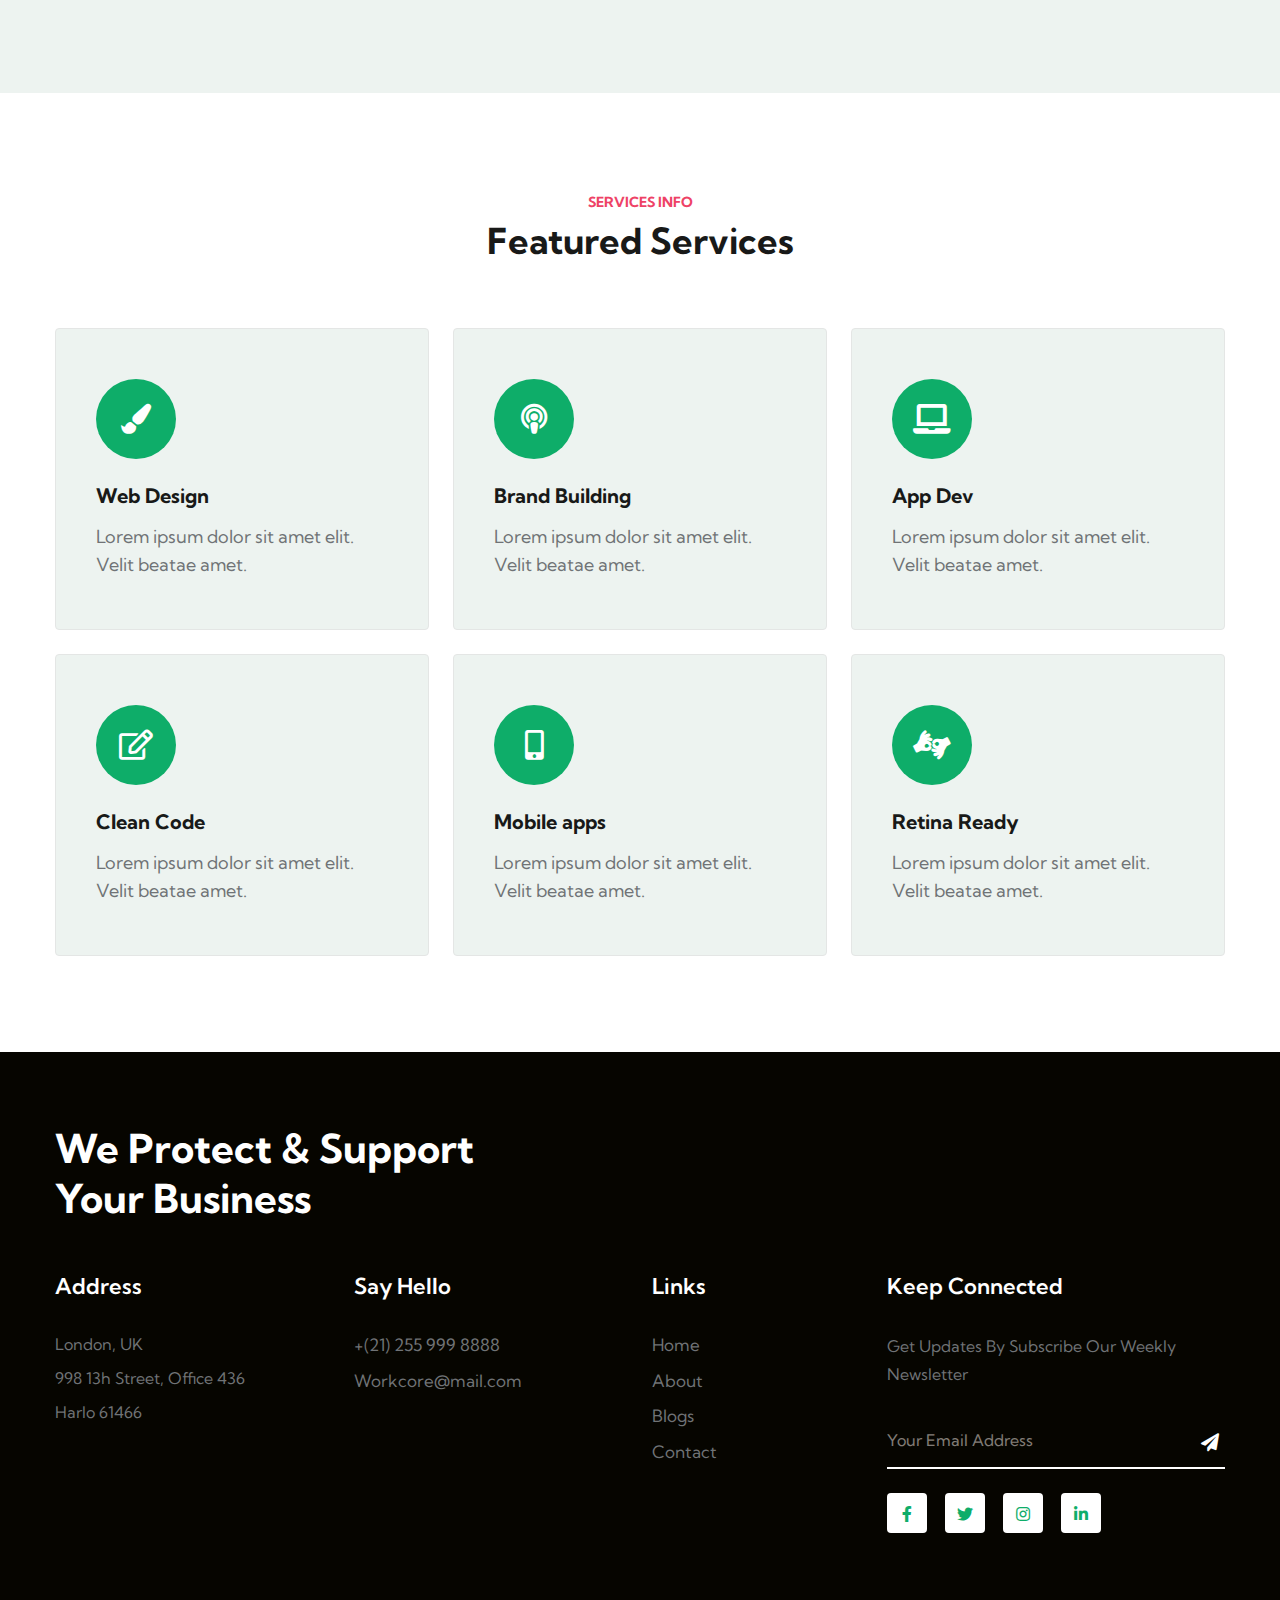
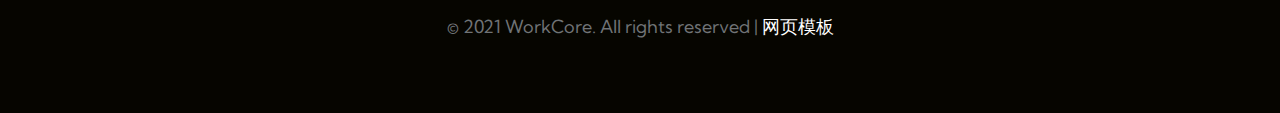
<file: services.html>
<!doctype html>
<html lang="en">

<head>
    <!-- Required meta tags -->
    <meta charset="utf-8">
    <meta name="viewport" content="width=device-width, initial-scale=1, shrink-to-fit=no">
    <title>WorkCore - Business Category Bootstrap Responsive Template | Services</title>
    <!-- google fonts -->
    <link href="//fonts.googleapis.com/css2?family=Kumbh+Sans:wght@300;400;700&display=swap" rel="stylesheet">
    <!-- Template CSS -->
    <link rel="stylesheet" href="assets/css/style-starter.css">
</head>

<body>
    <!--/Header-->
    <header id="site-header" class="fixed-top">
        <div class="container">
            <nav class="navbar navbar-expand-lg navbar-light stroke py-lg-0">
                <h1><a class="navbar-brand pe-xl-5 pe-lg-4" href="index.html">
                        <span class="w3yellow">Work</span>Core
                    </a></h1>
                <button class="navbar-toggler collapsed" type="button" data-bs-toggle="collapse" data-bs-target="#navbarScroll" aria-controls="navbarScroll" aria-expanded="false" aria-label="Toggle navigation">
                    <span class="navbar-toggler-icon fa icon-expand fa-bars"></span>
                    <span class="navbar-toggler-icon fa icon-close fa-times"></span>
                </button>
                <div class="collapse navbar-collapse" id="navbarScroll">
                    <ul class="navbar-nav me-lg-auto my-2 my-lg-0 navbar-nav-scroll">
                        <li class="nav-item">
                            <a class="nav-link" aria-current="page" href="index.html">Home</a>
                        </li>
                        <li class="nav-item">
                            <a class="nav-link" href="about.html">About</a>
                        </li>
                        <li class="nav-item">
                            <a class="nav-link active" href="services.html">Services</a>
                        </li>
                       
                        <li class="nav-item">
                            <a class="nav-link" href="contact.html">Contact</a>
                        </li>
                        <li class="nav-item search-right">
                            <a href="#search" class="btn search-btn" title="search"><span class="fas fa-search me-2" aria-hidden="true"></span></a>
                            <!-- search popup -->
                            <div id="search" class="pop-overlay">
                                <div class="popup">
                                    <h3 class="title-w3l two mb-4 text-left">Search Here</h3>
                                    <form action="#" method="GET" class="search-box d-flex position-relative">
                                        <input type="search" placeholder="Enter Keyword here" name="search" required="required" autofocus="">
                                        <button type="submit" class="btn"><span class="fas fa-search" aria-hidden="true"></span></button>
                                    </form>
                                </div>
                                <a class="close" href="#close">×</a>
                            </div>
                            <!-- /search popup -->
                        </li>
                    </ul>
                    <!--/search-right-->
                    <ul class="header-search me-lg-4">
                        <li class="get-btn">
                            <a href="contact.html" class="btn btn-style btn-primary" title="search">Get Started <i class="fas fa-arrow-right ms-lg-4 ms-2"></i></a>
                        </li>

                    </ul>
                    <!--//search-right-->
                </div>
                <!-- toggle switch for light and dark theme -->
                <div class="mobile-position">
                    <nav class="navigation">
                        <div class="theme-switch-wrapper">
                            <label class="theme-switch" for="checkbox">
                                <input type="checkbox" id="checkbox">
                                <div class="mode-container">
                                    <i class="gg-sun"></i>
                                    <i class="gg-moon"></i>
                                </div>
                            </label>
                        </div>
                    </nav>
                </div>
                <!-- //toggle switch for light and dark theme -->
            </nav>
        </div>
    </header>
    <!--//Header-->
    <!--/inner-page-->
    <div class="inner-banner py-5">
        <section class="w3l-breadcrumb text-left py-sm-5 ">
            <div class="container">
                <div class="w3breadcrumb-gids">
                    <div class="w3breadcrumb-left text-left">
                        <h2 class="inner-w3-title">
                            Services </h2>
                        <p class="inner-page-para mt-2">
                            The Unique Solutions
                            for Your Business</p>
                    </div>
                    <div class="w3breadcrumb-right">
                        <ul class="breadcrumbs-custom-path">
                            <li><a href="index.html">Home</a></li>
                            <li class="active"><span class="fas fa-angle-double-right mx-2"></span> Services</li>
                        </ul>
                    </div>
                </div>

            </div>
        </section>
    </div>
    <!--//inner-page-->
    <!--/w3l-services-1-->
    <div class="w3l-services-1 py-5" id="grids-3">
        <div class="container py-md-5 py-2">
            <!--/row-1-->
            <div class="row mb-5 pb-lg-4">
                <div class="col-lg-6 p5-lg-4 services-1-left">
                    <img src="assets/images/g8.jpg" alt="" class="img-fluid radius-image">
                </div>

                <div class="services-1-right col-lg-6 mt-lg-0 mt-md-5 mt-4 ps-lg-5">
                    <div class="title-content text-left">
                        <h6 class="title-subw3hny mb-1">Services Info</h6>
                        <h3 class="title-w3l mb-3">The best solutions for your business </h3>
                    </div>
                    <p class="">Lorem ipsum viverra feugiat. Pellen tesque libero ut justo,
                        ultrices in ligula. Semper at tempufddfel. Lorem ipsum dolor sit amet
                        elit ipsum dolor.Lorem ipsum viverra feugiat. Pellen tesque libero ut justo, ultrices in ligula. Semper at tempufddfel tesque libero ut justo.</p>
                    <a href="#services" class="btn btn-style btn-primary mt-lg-5 mt-4">Read More <i class="fas fa-arrow-right ms-lg-4 ms-2"></i></a>
                </div>
            </div>
            <!--//row-1-->

        </div>
    </div>
    <!--//w3l-services-1-->
    <section class="w3l-services-2" id="services1">
        <div class="midd-w3 py-5">
            <div class="container py-lg-5 py-md-3">
                <div class="serve-title-header text-left">
                    <h6 class="title-subw3hny mb-1">What We Offer</h6>
                    <h3 class="title-w3l mb-3">We improve your online presence.</h3>
                    <p class="pr-lg-5">Lorem ipsum viverra feugiat. Pellen tesque libero ut justo, ultrices in ligula. Semper at tempufddfel. Lorem ipsum dolor sit amet elit. Non quae, fugiat nihil ad. Lorem ipsum dolor sit amet.</p>
                </div>
                <div class="grids-of-5 row mt-5 text-center">
                    <div class="col-lg-4 col-md-6">
                        <div class="grids5-info">
                            <a href="#service" class="d-block zoom"><img src="assets/images/g2.jpg" alt="" class="img-fluid radius-image"></a>
                            <div class="blog-info">
                                <h4><a href="#service">Optimization</a></h4>
                            </div>
                        </div>
                    </div>
                    <div class="col-lg-4 col-md-6 mt-md-0 mt-sm-5 mt-4">
                        <div class="grids5-info">
                            <a href="#service" class="d-block zoom"><img src="assets/images/g4.jpg" alt="" class="img-fluid radius-image"></a>
                            <div class="blog-info">
                                <h4><a href="#service">Branding</a></h4>
                            </div>
                        </div>
                    </div>
                    <div class="col-lg-4 col-md-6 mt-lg-0 mt-sm-5 mt-4">
                        <div class="grids5-info">
                            <a href="#service" class="d-block zoom"><img src="assets/images/g6.jpg" alt="" class="img-fluid radius-image"></a>
                            <div class="blog-info">
                                <h4><a href="#service">Planning
                                    </a></h4>
                            </div>
                        </div>
                    </div>
                </div>
            </div>
        </div>
    </section>
    <!-- /w3l-skills-->
    <!--/w3-grids-3-->
    <section class="w3l-services-6 py-5" id="services">
        <div class="container py-lg-5 py-md-4 py-2">
            <div class="title-services text-center">
                <h6 class="title-subw3hny mb-1">Services Info</h6>
                <h3 class="title-w3l mb-3">Featured Services </h3>
            </div>
            <div class="grids-area-hny main-cont-wthree-fea row pt-3 mt-5">
                <div class="col-lg-4 col-md-6 grids-feature">
                    <div class="area-box">
                        <div class="area-icon icon-red">
                            <span class="fas fa-paint-brush"></span>
                        </div>
                        <h4><a href="#feature" class="title-head">Web Design</a></h4>
                        <p>Lorem ipsum dolor sit amet elit. Velit beatae amet. </p>
                    </div>
                </div>
                <div class="col-lg-4 col-md-6 grids-feature mt-md-0 mt-4">
                    <div class="area-box">
                        <div class="area-icon icon-green">
                            <span class="fas fa-podcast"></span>
                        </div>
                        <h4><a href="#feature" class="title-head">Brand Building</a></h4>
                        <p>Lorem ipsum dolor sit amet elit. Velit beatae amet. </p>
                    </div>
                </div>
                <div class="col-lg-4 col-md-6 grids-feature mt-lg-0 mt-4">
                    <div class="area-box">
                        <div class="area-icon icon-blue">
                            <span class="fas fa-laptop"></span>
                        </div>
                        <h4><a href="#feature" class="title-head">App Dev</a></h4>
                        <p>Lorem ipsum dolor sit amet elit. Velit beatae amet. </p>
                    </div>
                </div>
                <div class="col-lg-4 col-md-6 grids-feature mt-4">
                    <div class="area-box">
                        <div class="area-icon icon-yellow">
                            <span class="far fa-edit"></span>
                        </div>
                        <h4><a href="#feature" class="title-head">Clean Code</a></h4>
                        <p>Lorem ipsum dolor sit amet elit. Velit beatae amet. </p>
                    </div>
                </div>
                <div class="col-lg-4 col-md-6 grids-feature mt-4">
                    <div class="area-box">
                        <div class="area-icon icon-purple">
                            <span class="fas fa-mobile-alt"></span>
                        </div>
                        <h4><a href="#feature" class="title-head">Mobile apps</a></h4>
                        <p>Lorem ipsum dolor sit amet elit. Velit beatae amet. </p>
                    </div>
                </div>
                <div class="col-lg-4 col-md-6 grids-feature mt-4">
                    <div class="area-box">
                        <div class="area-icon icon-orange">
                            <span class="fas fa-american-sign-language-interpreting"></span>
                        </div>
                        <h4><a href="#feature" class="title-head">Retina Ready</a></h4>
                        <p>Lorem ipsum dolor sit amet elit. Velit beatae amet. </p>
                    </div>
                </div>
            </div>
        </div>
    </section>
    <!--//w3-grids-3-->
    <!--/w3l-footer-29-main-->
    <footer class="w3l-footer-29-main">
        <div class="footer-29 py-5">
            <div class="container py-lg-4">
                <h2>We protect & support<br>
                    your business</h2>
                <div class="row footer-top-29 mt-md-5 mt-4">
                    <div class="col-lg-3 col-md-6 footer-list-29 footer-1">
                        <h6 class="footer-title-29">Address</h6>
                        <div class="footer-listw3-grids">
                            <ul class="footer-listw3">
                                <li>London, UK</li>
                                <li>998 13h Street, Office 436</li>
                                <li>Harlo 61466</li>
                            </ul>

                        </div>

                    </div>
                    <div class="col-lg-3 col-md-6 footer-list-29 footer-3 mt-lg-0 mt-5 pe-lg-5">
                        <h6 class="footer-title-29">Say hello</h6>
                        <div class="footer-listw3-grids">
                            <ul class="footer-listw3">
                                <li><a href="tel:+(21) 255 999 8888">+(21) 255 999 8888</a></li>
                                <li><a href="mailto:Workcore@mail.com" class="mail">Workcore@mail.com</a></li>

                            </ul>

                        </div>
                    </div>
                    <div class="col-lg-2 col-md-6 footer-list-29 footer-3 mt-lg-0 mt-5 pe-lg-5">
                        <h6 class="footer-title-29">Links</h6>
                        <div class="footer-listw3-grids">
                            <ul class="footer-listw3">
                                <li><a href="index.html">Home</a></li>
                                <li><a href="about.html">About</a></li>
                                <li><a href="#">Blogs</a></li>
                                <li><a href="contact.html">Contact</a></li>
                            </ul>
                        </div>
                    </div>
                    <div class="col-lg-4 col-md-6 footer-list-29 footer-4 mt-lg-0 mt-5 ps-lg-5">
                        <h6 class="footer-title-29">Keep Connected</h6>
                        <p>Get Updates By Subscribe Our Weekly Newsletter</p>

                        <form action="#" class="subscribe" method="post">
                            <input type="email" name="email" placeholder="Your Email Address" required="">
                            <button><span class="fas fa-paper-plane"></span></button>
                        </form>
                        <div class="main-social-footer-29 mt-4">
                            <a href="#facebook" class="facebook"><span class="fab fa-facebook-f"></span></a>
                            <a href="#twitter" class="twitter"><span class="fab fa-twitter"></span></a>
                            <a href="#instagram" class="instagram"><span class="fab fa-instagram"></span></a>

                            <a href="#linkd" class="linkd"><span class="fab fa-linkedin-in"></span></a>
                        </div>
                    </div>
                </div>
                <div class="bottom-copies text-center">
                    <p class="copy-footer-29">© 2021 WorkCore. All rights reserved | <a target="_blank" href="http://www.mobanwang.com" title="网页模板">网页模板</a></p>
                </div>
            </div>
        </div>

        <!-- move top -->
        <button onclick="topFunction()" id="movetop" title="Go to top">
            <span class="fa fa-angle-up"></span>
        </button>
        <script>
            // When the user scrolls down 20px from the top of the document, show the button
            window.onscroll = function() {
                scrollFunction()
            };

            function scrollFunction() {
                if (document.body.scrollTop > 20 || document.documentElement.scrollTop > 20) {
                    document.getElementById("movetop").style.display = "block";
                } else {
                    document.getElementById("movetop").style.display = "none";
                }
            }

            // When the user clicks on the button, scroll to the top of the document
            function topFunction() {
                document.body.scrollTop = 0;
                document.documentElement.scrollTop = 0;
            }

        </script>
        <!-- //move top -->
    </footer>
    <!-- Template JavaScript -->
    <script src="assets/js/jquery-3.3.1.min.js"></script>
    <script src="assets/js/theme-change.js"></script>
    <!-- MENU-JS -->
    <script>
        $(window).on("scroll", function() {
            var scroll = $(window).scrollTop();

            if (scroll >= 80) {
                $("#site-header").addClass("nav-fixed");
            } else {
                $("#site-header").removeClass("nav-fixed");
            }
        });

        //Main navigation Active Class Add Remove
        $(".navbar-toggler").on("click", function() {
            $("header").toggleClass("active");
        });
        $(document).on("ready", function() {
            if ($(window).width() > 991) {
                $("header").removeClass("active");
            }
            $(window).on("resize", function() {
                if ($(window).width() > 991) {
                    $("header").removeClass("active");
                }
            });
        });

    </script>
    <!-- //MENU-JS -->

    <!-- disable body scroll which navbar is in active -->
    <script>
        $(function() {
            $('.navbar-toggler').click(function() {
                $('body').toggleClass('noscroll');
            })
        });

    </script>
    <!-- //disable body scroll which navbar is in active -->

    <!-- //bootstrap -->
    <script src="assets/js/bootstrap.min.js"></script>

</body>

</html>
</file>
